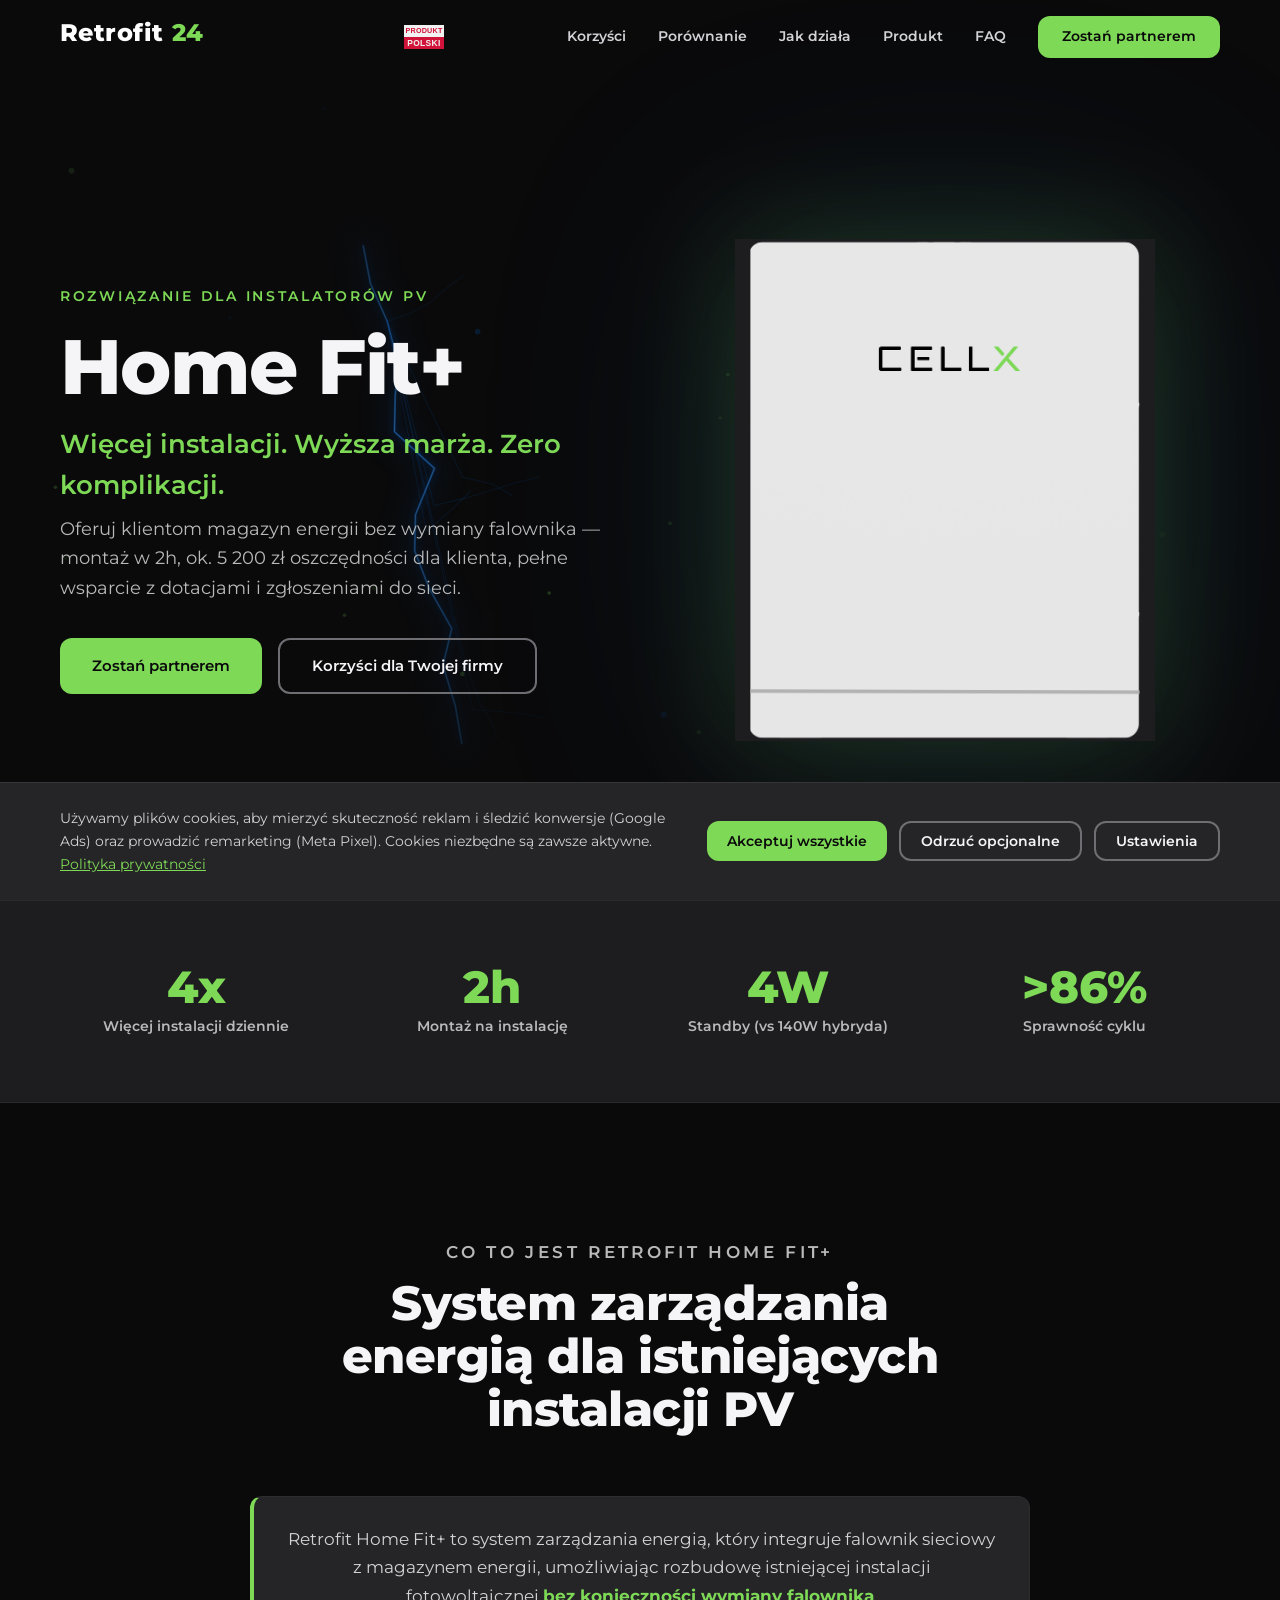
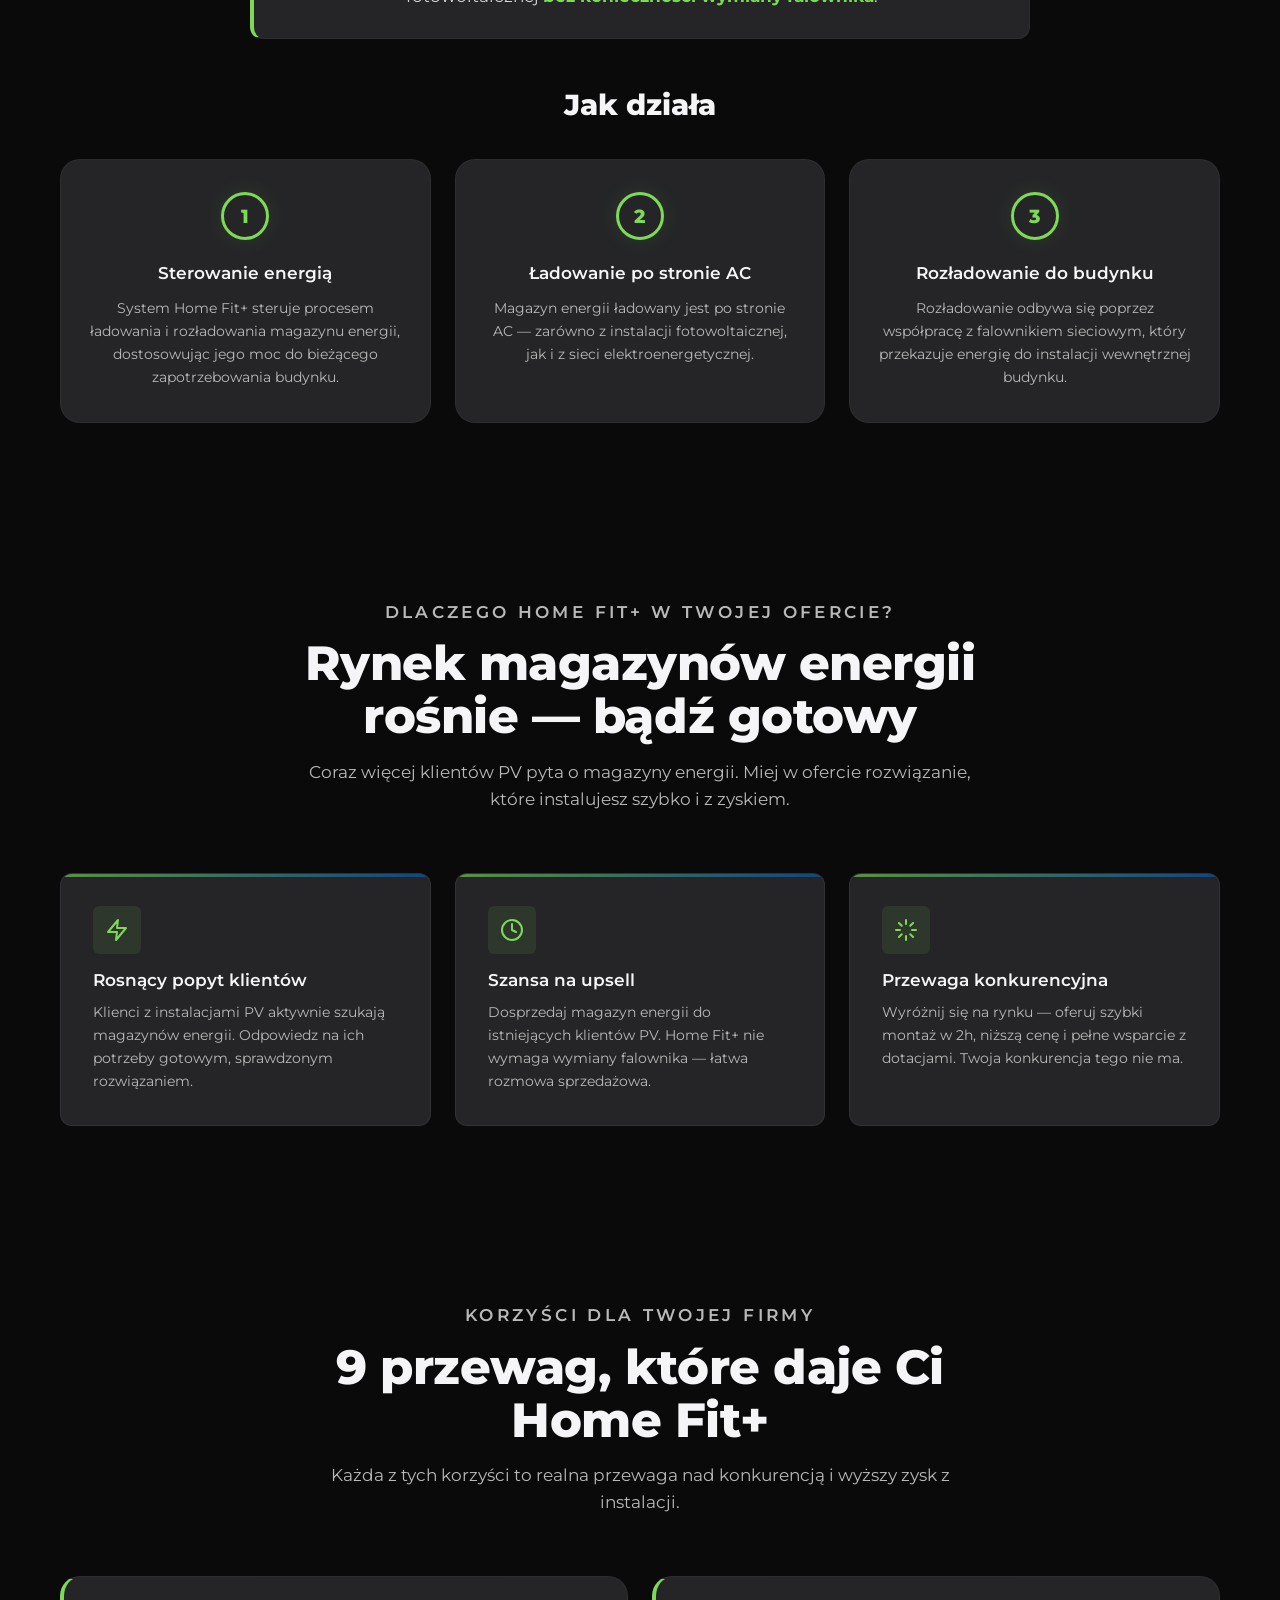
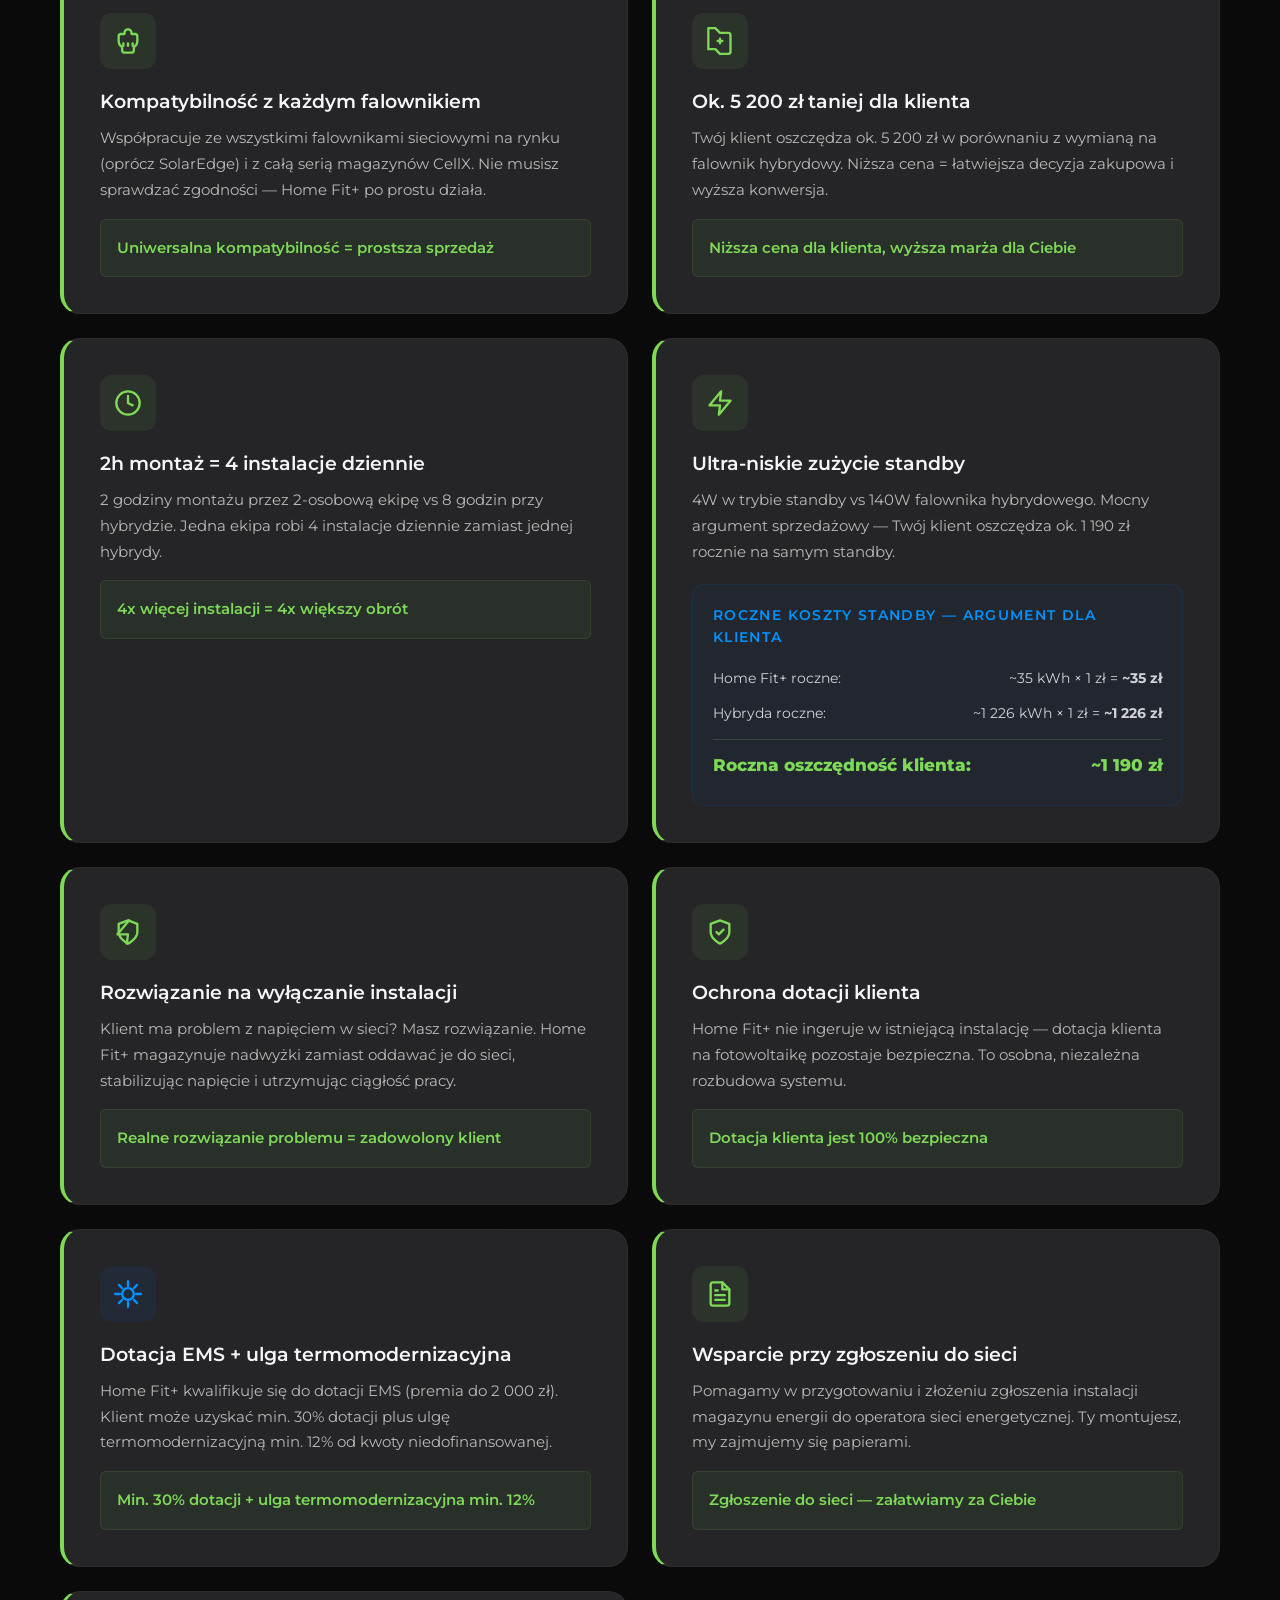
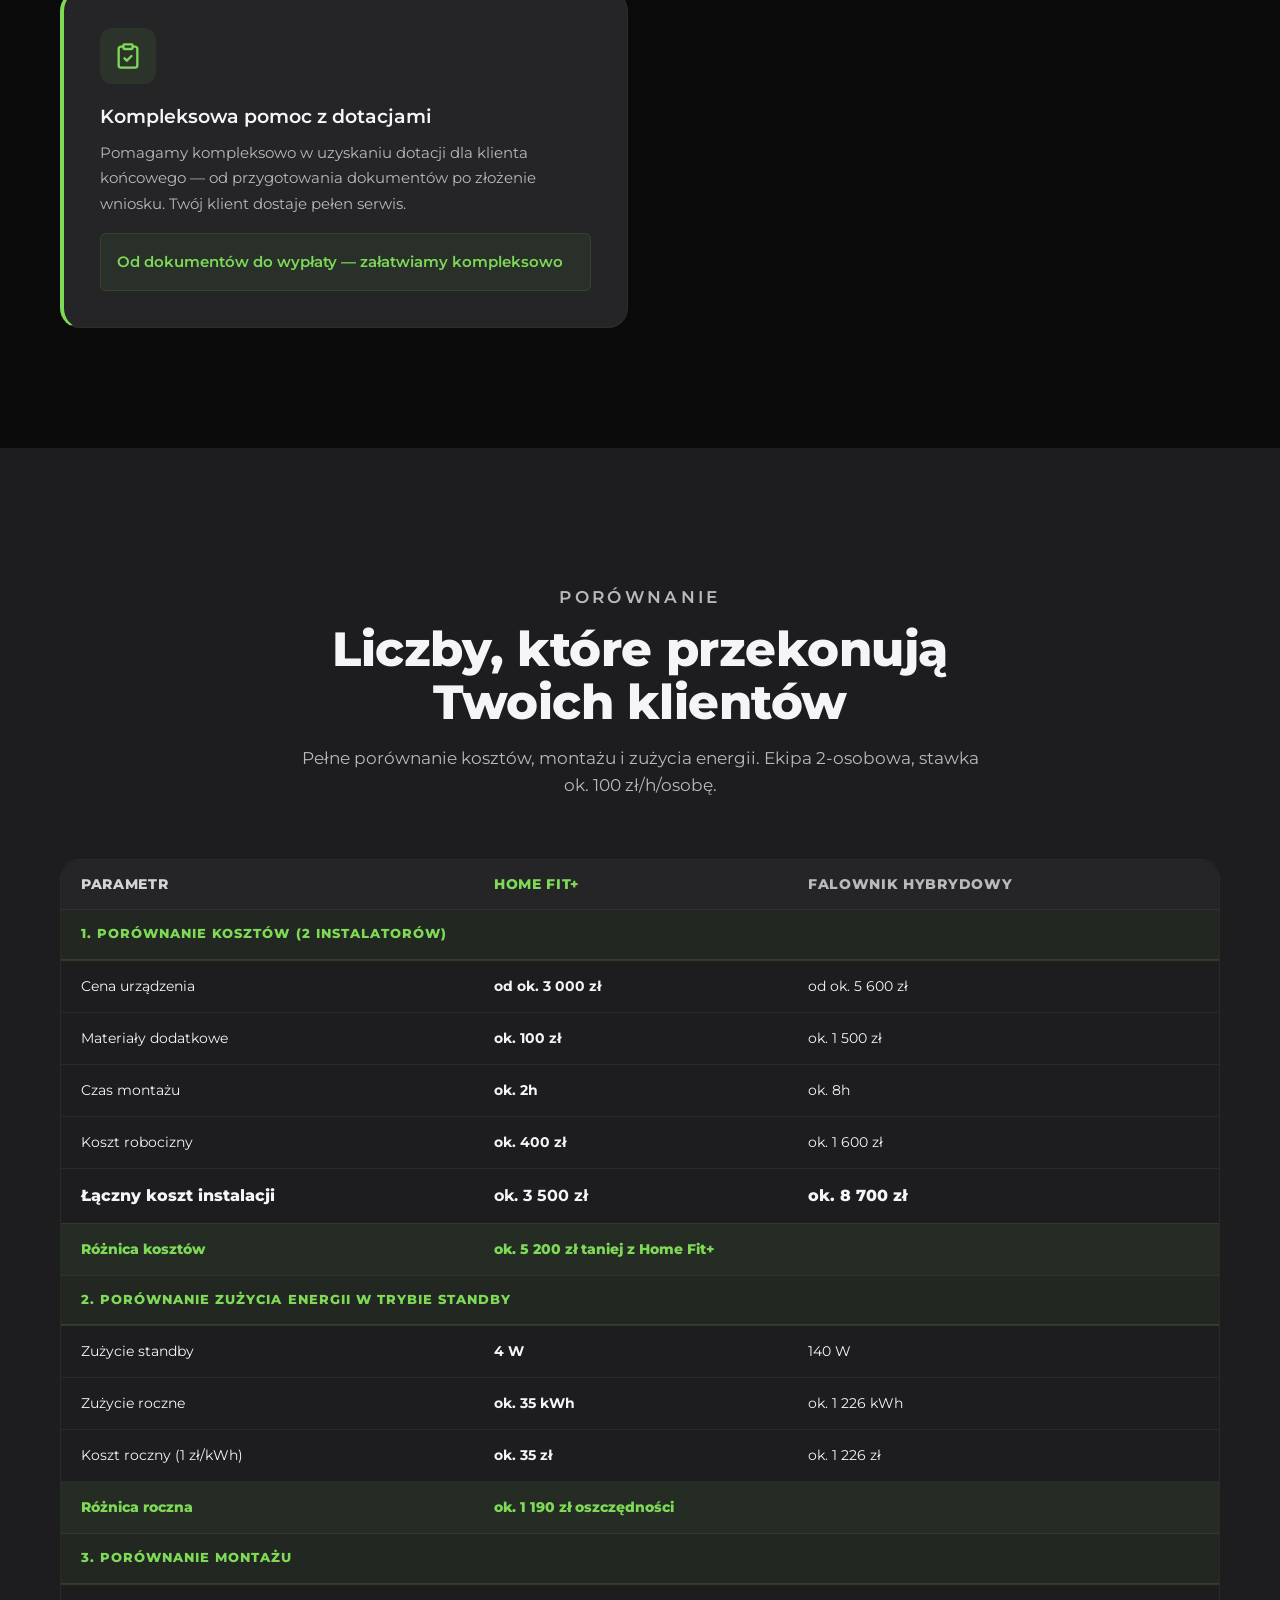
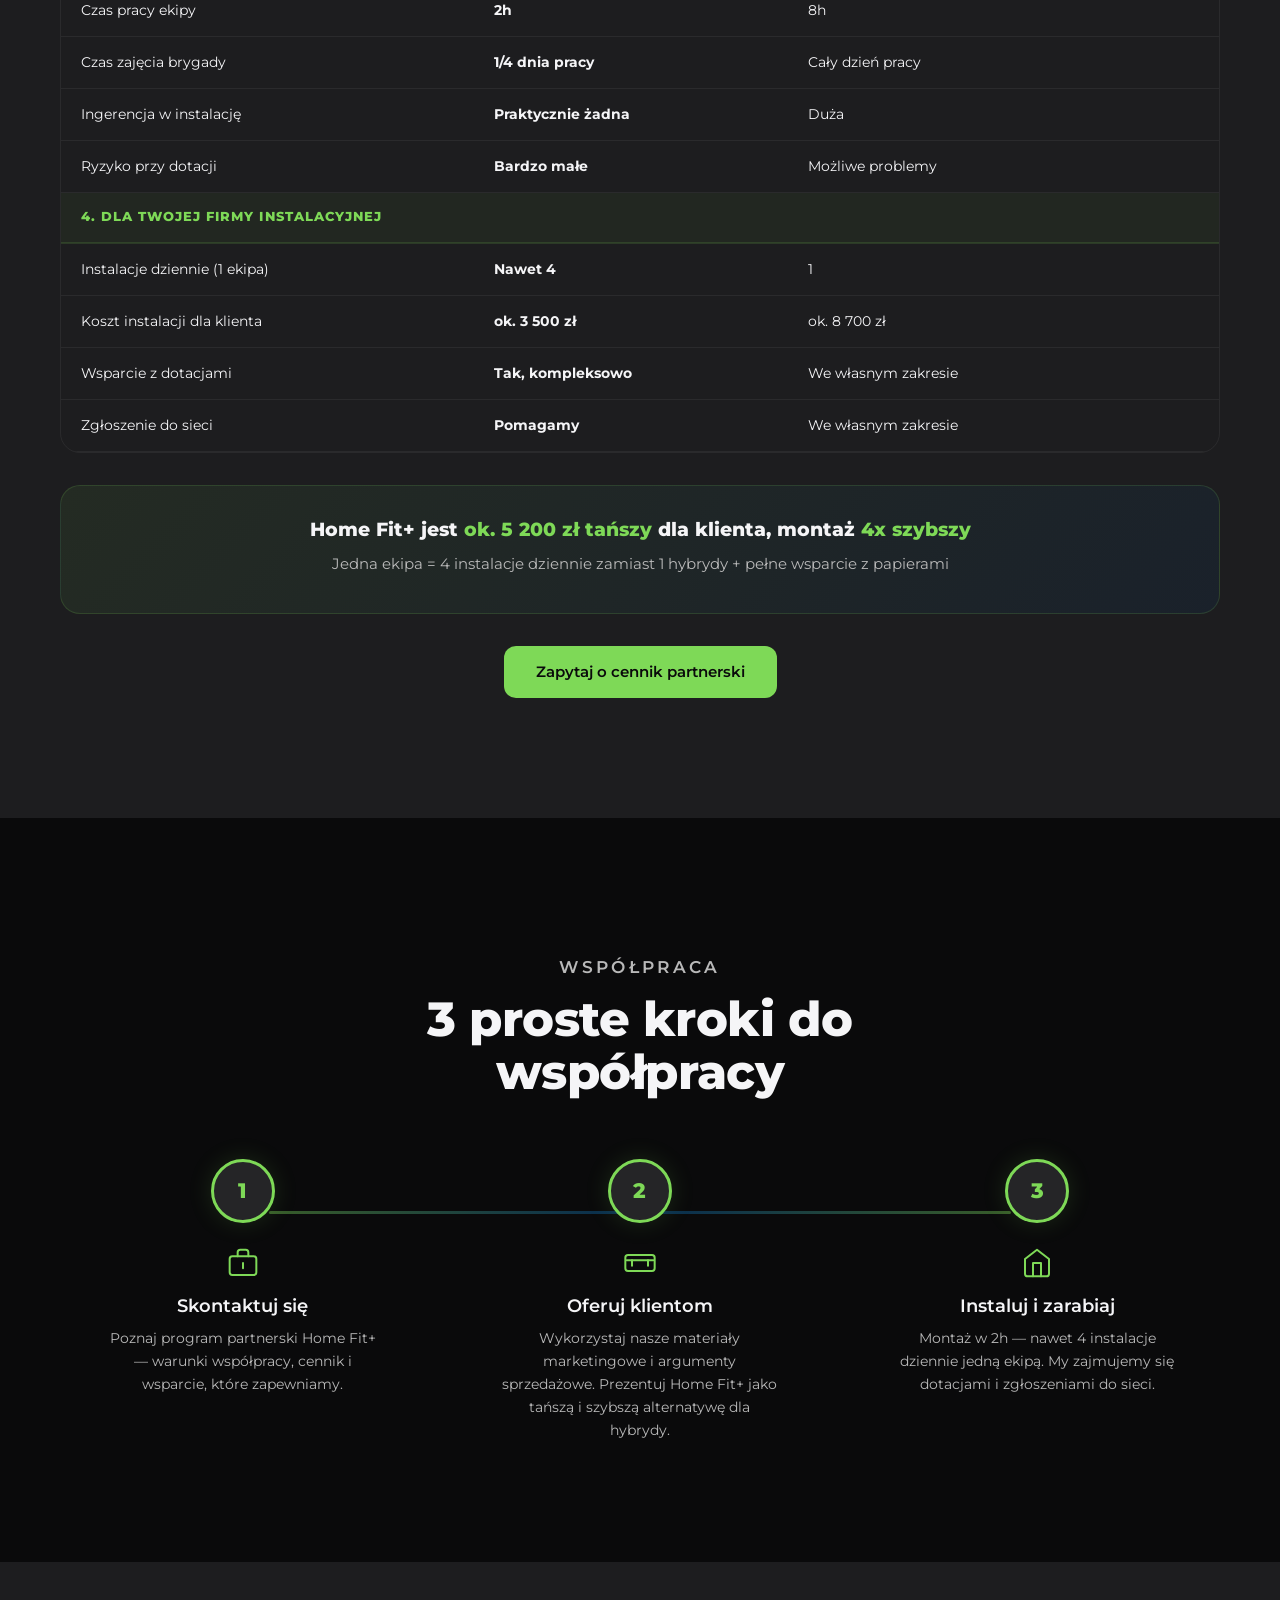
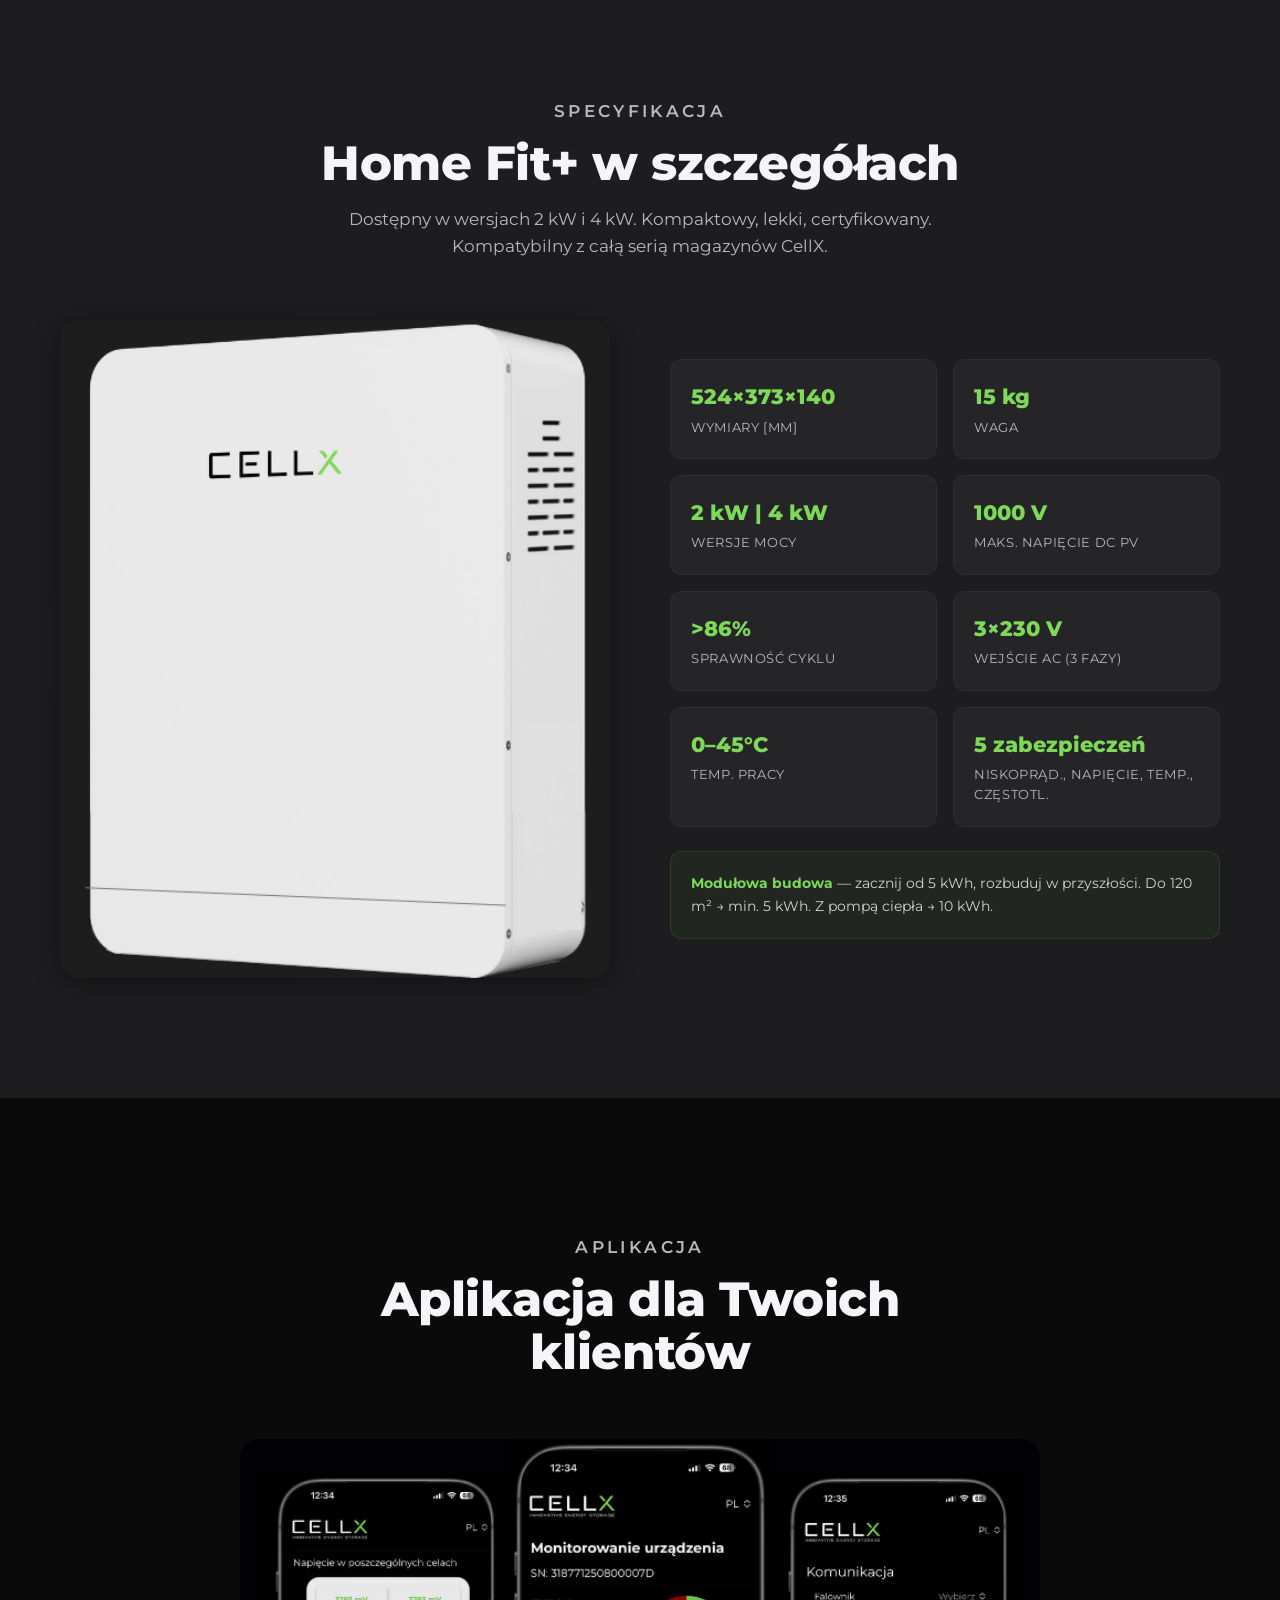
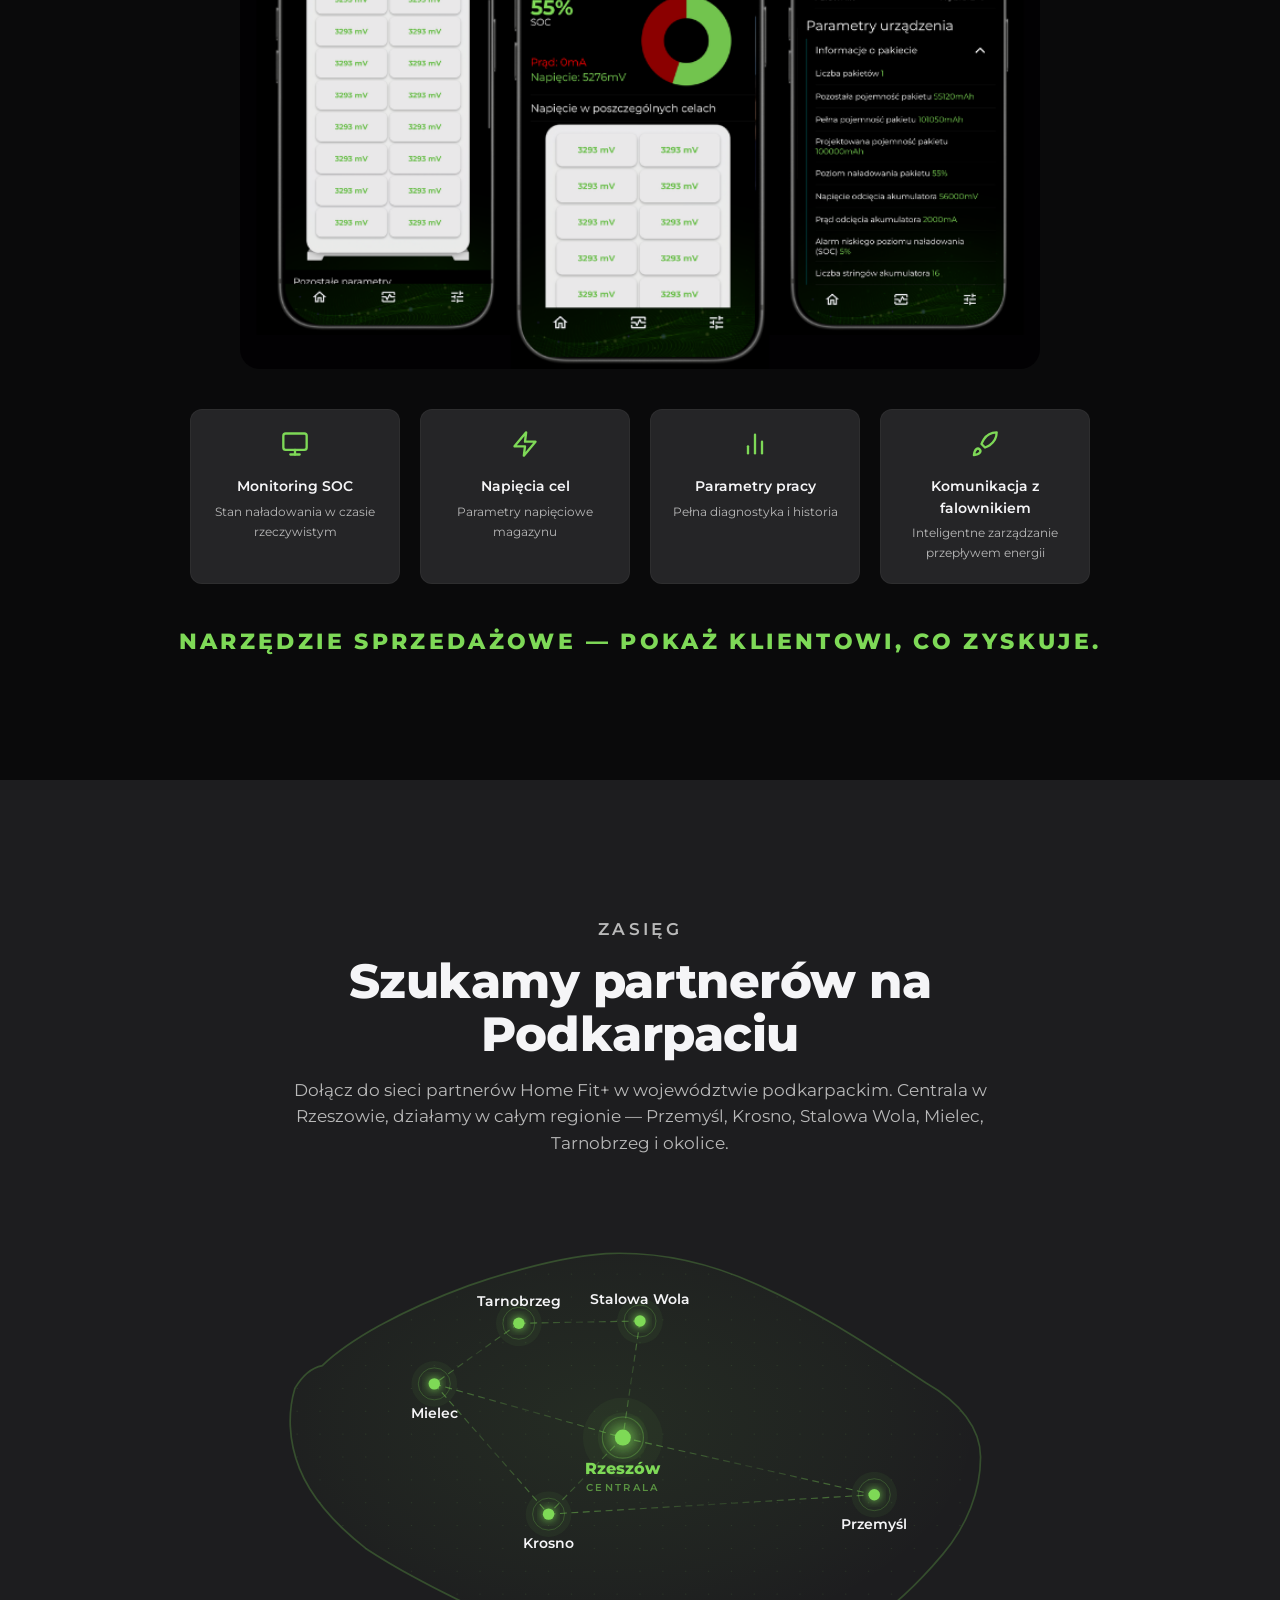
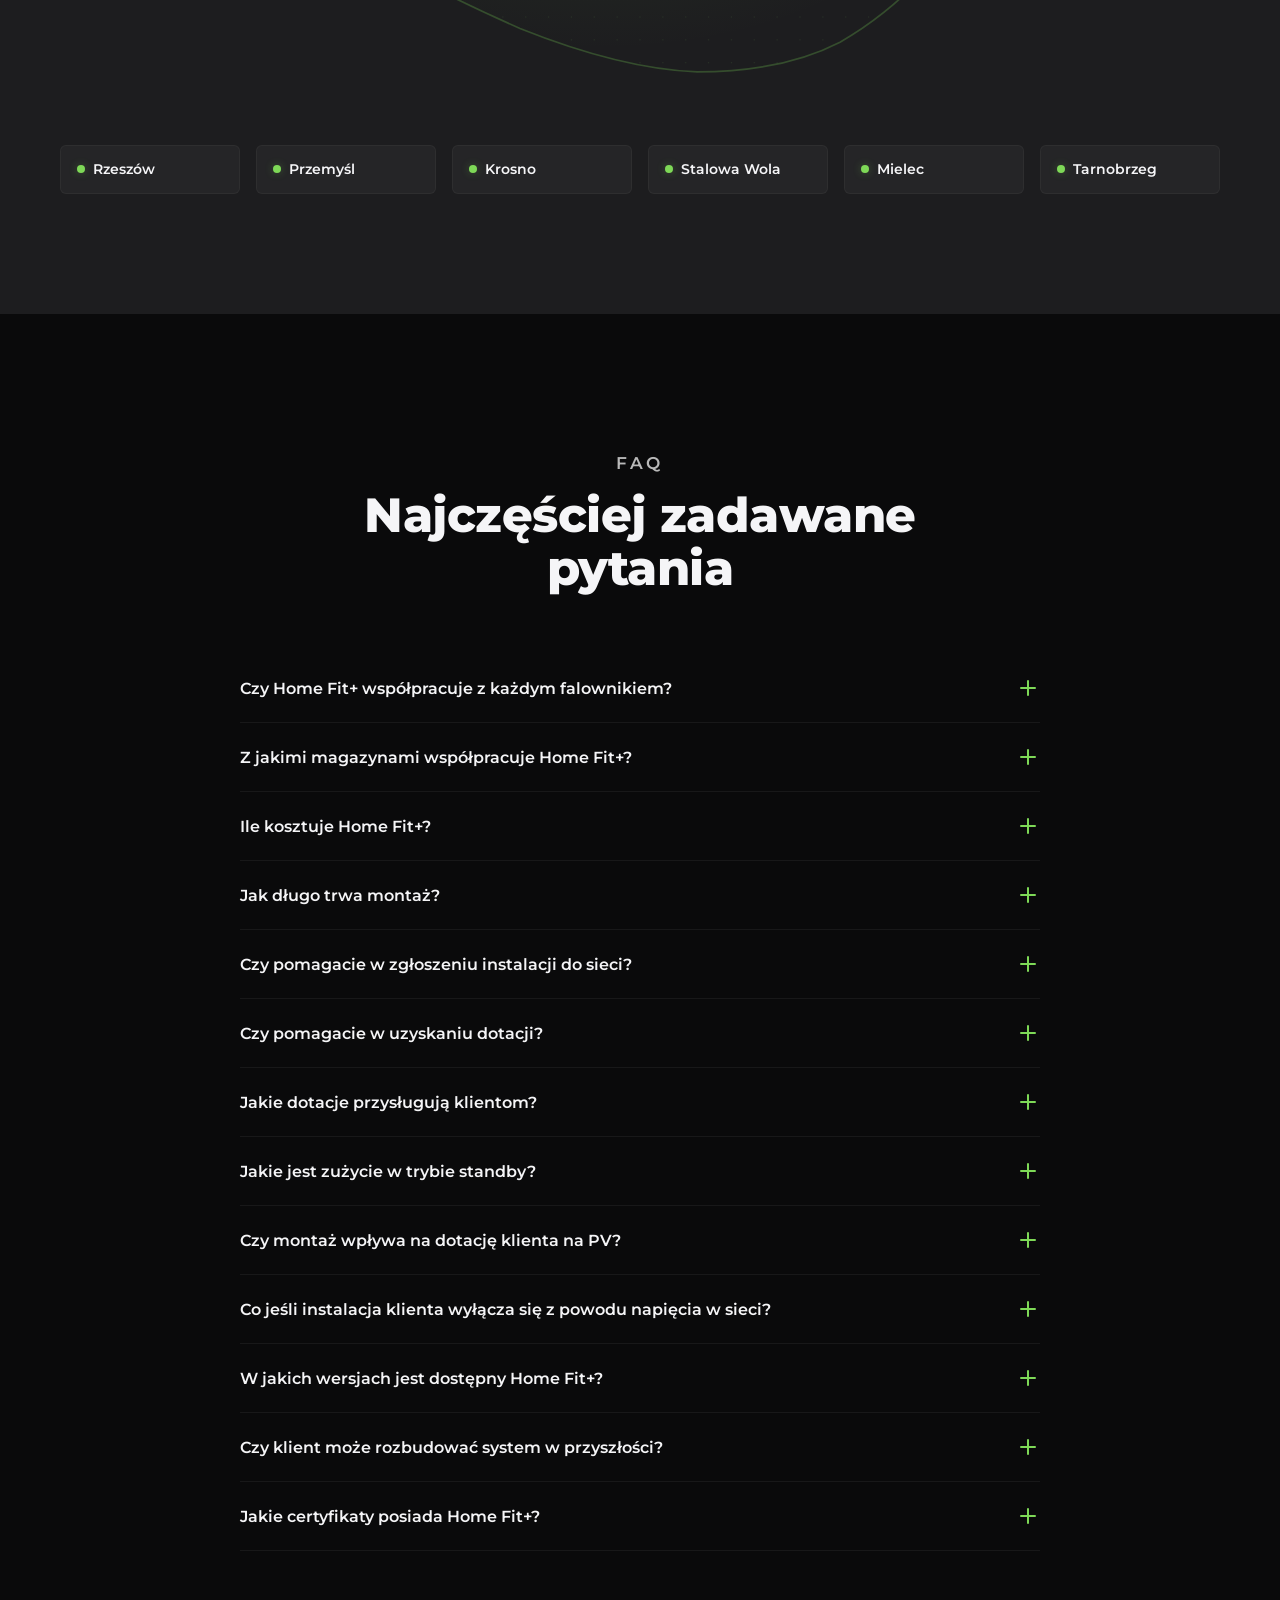
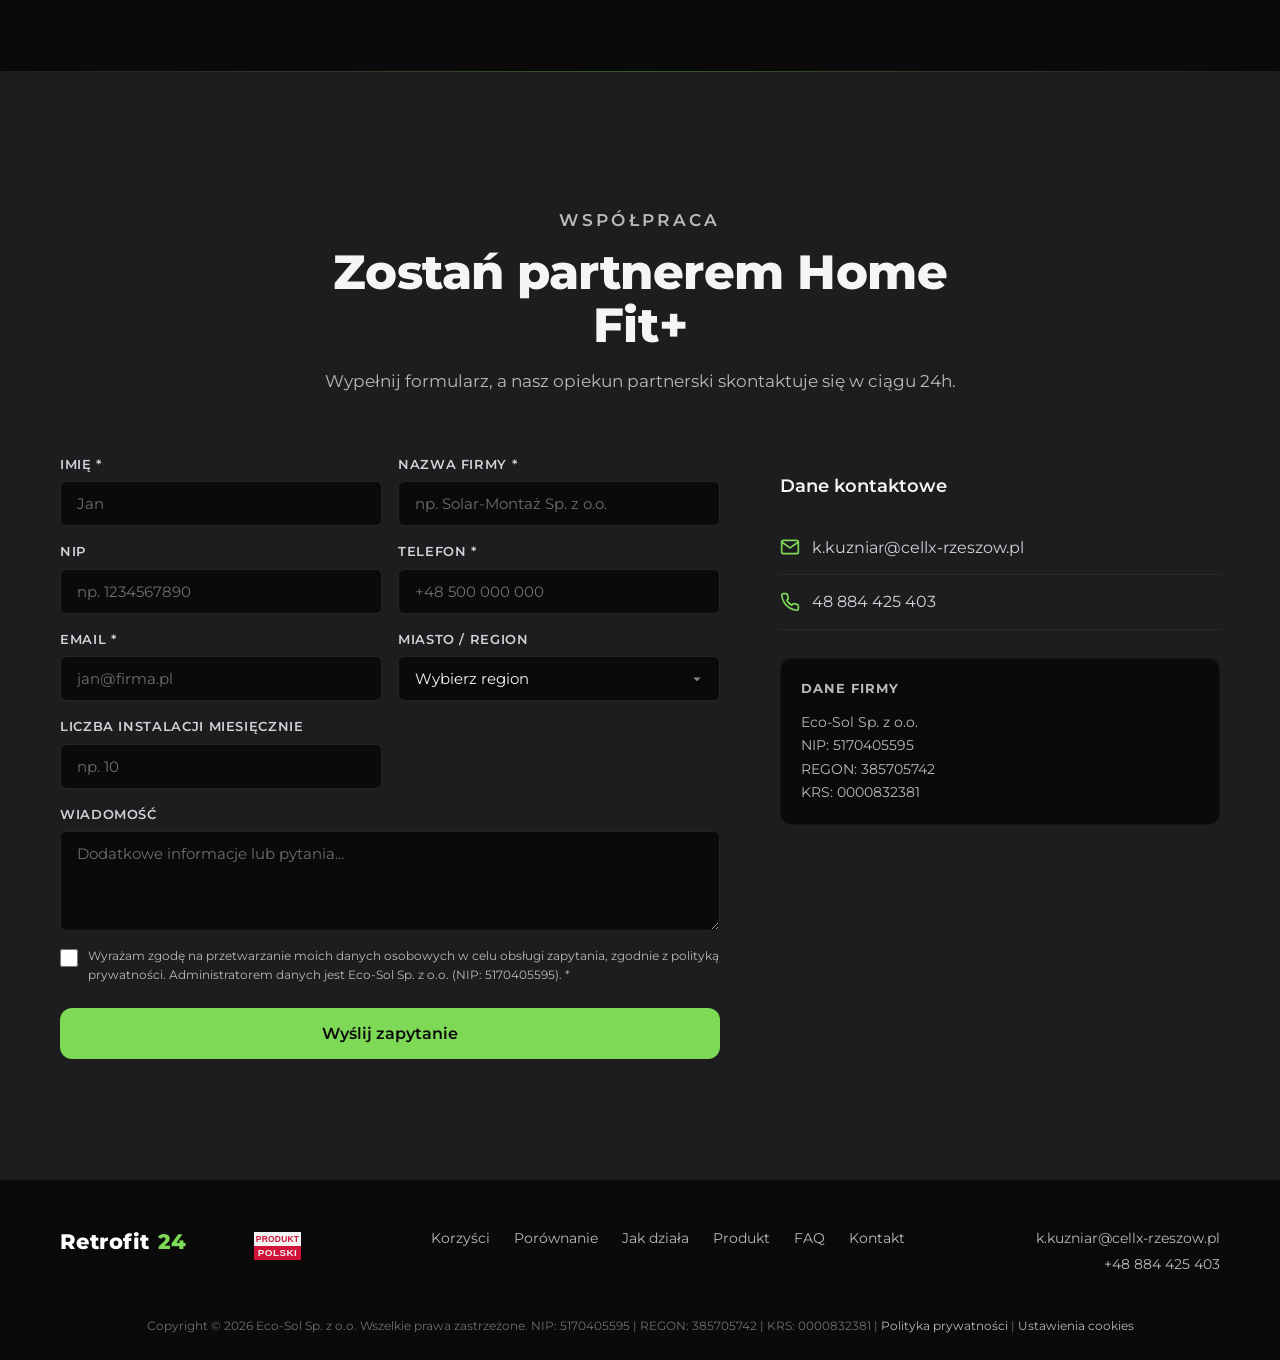
<file: index.html>
<!DOCTYPE html>
<html lang="pl">
<head>
  <meta charset="UTF-8">
  <meta name="viewport" content="width=device-width, initial-scale=1.0">
  <title>Home Fit+ — Magazyn energii dla instalatorów PV | Podkarpacie, Rzeszów | retrofit24.pl</title>
  <meta name="description" content="Home Fit+ — magazyn energii dla firm instalacyjnych PV na Podkarpaciu. Montaż w 2h, ok. 5 200 zł taniej niż hybryda, 4 instalacje dziennie. Szukamy partnerów: Rzeszów, Przemyśl, Krosno, Stalowa Wola, Mielec, Tarnobrzeg.">
  <meta name="robots" content="index, follow">
  <link rel="canonical" href="https://retrofit24.pl/">
  <link rel="icon" type="image/svg+xml" href="/favicon.svg">

  <!-- Open Graph -->
  <meta property="og:title" content="Home Fit+ — Magazyn energii dla instalatorów PV">
  <meta property="og:description" content="Zostań partnerem Home Fit+. Montaż w 2h, 4 instalacje dziennie, wsparcie z dotacjami i zgłoszeniami do sieci.">
  <meta property="og:type" content="website">
  <meta property="og:locale" content="pl_PL">
  <meta property="og:image" content="https://retrofit24.pl/assets/images/CellXHomeFit.png">

  <!-- Fonts -->
  <link rel="preconnect" href="https://fonts.googleapis.com">
  <link rel="preconnect" href="https://fonts.gstatic.com" crossorigin>
  <link href="https://fonts.googleapis.com/css2?family=Montserrat:wght@400;600;800&display=swap" rel="stylesheet">

  <link rel="stylesheet" href="css/styles.css">

  <!-- Structured Data -->
  <script type="application/ld+json">
  {
    "@context": "https://schema.org",
    "@type": "Product",
    "name": "Home Fit+",
    "description": "Magazyn energii dla instalatorów PV — rozbudowa instalacji bez wymiany falownika. Montaż w 2h, kompatybilny z całą serią magazynów CellX.",
    "brand": { "@type": "Brand", "name": "Home Fit+" },
    "manufacturer": {
      "@type": "Organization",
      "name": "Eco-Sol Sp. z o.o.",
      "url": "https://retrofit24.pl",
      "taxID": "5170405595"
    },
    "offers": {
      "@type": "Offer",
      "priceCurrency": "PLN",
      "availability": "https://schema.org/InStock"
    },
    "image": "https://retrofit24.pl/assets/images/CellXHomeFit.png"
  }
  </script>
  <script type="application/ld+json">
  {
    "@context": "https://schema.org",
    "@type": "FAQPage",
    "mainEntity": [
      {
        "@type": "Question",
        "name": "Czy Home Fit+ współpracuje z każdym falownikiem?",
        "acceptedAnswer": {
          "@type": "Answer",
          "text": "Home Fit+ współpracuje ze wszystkimi falownikami sieciowymi dostępnymi na rynku, z wyjątkiem SolarEdge. Nie wymaga wymiany istniejącego falownika klienta."
        }
      },
      {
        "@type": "Question",
        "name": "Z jakimi magazynami współpracuje Home Fit+?",
        "acceptedAnswer": {
          "@type": "Answer",
          "text": "Home Fit+ jest kompatybilny z całą serią magazynów CellX, co daje elastyczność w doborze pojemności dla klienta końcowego."
        }
      },
      {
        "@type": "Question",
        "name": "Ile kosztuje Home Fit+?",
        "acceptedAnswer": {
          "@type": "Answer",
          "text": "Cena zależy od wielkości magazynów. Rozwiązanie z Home Fit+ jest tańsze o ok. 5 200 zł w porównaniu z wymianą na falownik hybrydowy. Skontaktuj się po cennik partnerski."
        }
      },
      {
        "@type": "Question",
        "name": "Jak długo trwa montaż Home Fit+?",
        "acceptedAnswer": {
          "@type": "Answer",
          "text": "Montaż Home Fit+ trwa ok. 2 godzin, co pozwala na wykonanie nawet 4 instalacji dziennie jedną ekipą. Wymiana falownika hybrydowego zajmuje ok. 8 godzin."
        }
      },
      {
        "@type": "Question",
        "name": "Czy pomagacie w zgłoszeniu instalacji do sieci?",
        "acceptedAnswer": {
          "@type": "Answer",
          "text": "Tak. Pomagamy w przygotowaniu i złożeniu zgłoszenia instalacji magazynu energii do operatora sieci energetycznej."
        }
      },
      {
        "@type": "Question",
        "name": "Czy pomagacie w uzyskaniu dotacji?",
        "acceptedAnswer": {
          "@type": "Answer",
          "text": "Tak, kompleksowo. Pomagamy w całym procesie uzyskania dotacji dla klienta końcowego — od przygotowania dokumentów po złożenie wniosku."
        }
      },
      {
        "@type": "Question",
        "name": "Jakie dotacje przysługują klientom?",
        "acceptedAnswer": {
          "@type": "Answer",
          "text": "Minimalna dotacja to 30% kosztów kwalifikowanych, plus możliwość skorzystania z ulgi termomodernizacyjnej — minimum 12% od kwoty niedofinansowanej. Dodatkowo Home Fit+ kwalifikuje się do premii EMS do 2 000 zł."
        }
      },
      {
        "@type": "Question",
        "name": "Jakie jest zużycie energii w trybie standby?",
        "acceptedAnswer": {
          "@type": "Answer",
          "text": "Home Fit+ zużywa zaledwie 4W w trybie standby vs 140W falownika hybrydowego. To mocny argument sprzedażowy — klient oszczędza ok. 1 190 zł rocznie."
        }
      },
      {
        "@type": "Question",
        "name": "Czy montaż wpływa na dotację klienta na PV?",
        "acceptedAnswer": {
          "@type": "Answer",
          "text": "Nie. Home Fit+ nie ingeruje w istniejącą instalację fotowoltaiczną, więc dotacja klienta na instalację PV pozostaje bezpieczna."
        }
      },
      {
        "@type": "Question",
        "name": "W jakich wersjach jest dostępny Home Fit+?",
        "acceptedAnswer": {
          "@type": "Answer",
          "text": "Home Fit+ występuje w wersjach 2 kW i 4 kW. Obie obsługują napięcie DC PV do 1000V i mają sprawność cyklu powyżej 86%."
        }
      },
      {
        "@type": "Question",
        "name": "Czy klient może rozbudować system w przyszłości?",
        "acceptedAnswer": {
          "@type": "Answer",
          "text": "Tak. Magazyny mają modułową budowę — klient może zacząć od 5 kWh i rozbudować system w miarę rosnących potrzeb energetycznych."
        }
      },
      {
        "@type": "Question",
        "name": "Jakie certyfikaty posiada Home Fit+?",
        "acceptedAnswer": {
          "@type": "Answer",
          "text": "Home Fit+ posiada certyfikaty IEC, CE, UN38.3, ISO, REACH i RoHS, potwierdzające pełną zgodność z europejskimi wymogami bezpieczeństwa i ochrony środowiska. Gwarancja producenta — 10 lat."
        }
      }
    ]
  }
  </script>
  <script type="application/ld+json">
  [
    {
      "@context": "https://schema.org",
      "@type": "LocalBusiness",
      "name": "Home Fit+ — magazyny energii Rzeszów",
      "image": "https://retrofit24.pl/assets/images/CellXHomeFit.png",
      "telephone": "+48884425403",
      "email": "k.kuzniar@cellx-rzeszow.pl",
      "address": { "@type": "PostalAddress", "addressLocality": "Rzeszów", "addressRegion": "podkarpackie", "addressCountry": "PL" },
      "areaServed": "Rzeszów"
    },
    {
      "@context": "https://schema.org",
      "@type": "LocalBusiness",
      "name": "Home Fit+ — magazyny energii Przemyśl",
      "telephone": "+48884425403",
      "email": "k.kuzniar@cellx-rzeszow.pl",
      "address": { "@type": "PostalAddress", "addressLocality": "Przemyśl", "addressRegion": "podkarpackie", "addressCountry": "PL" },
      "areaServed": "Przemyśl"
    },
    {
      "@context": "https://schema.org",
      "@type": "LocalBusiness",
      "name": "Home Fit+ — magazyny energii Krosno",
      "telephone": "+48884425403",
      "email": "k.kuzniar@cellx-rzeszow.pl",
      "address": { "@type": "PostalAddress", "addressLocality": "Krosno", "addressRegion": "podkarpackie", "addressCountry": "PL" },
      "areaServed": "Krosno"
    },
    {
      "@context": "https://schema.org",
      "@type": "LocalBusiness",
      "name": "Home Fit+ — magazyny energii Stalowa Wola",
      "telephone": "+48884425403",
      "email": "k.kuzniar@cellx-rzeszow.pl",
      "address": { "@type": "PostalAddress", "addressLocality": "Stalowa Wola", "addressRegion": "podkarpackie", "addressCountry": "PL" },
      "areaServed": "Stalowa Wola"
    },
    {
      "@context": "https://schema.org",
      "@type": "LocalBusiness",
      "name": "Home Fit+ — magazyny energii Mielec",
      "telephone": "+48884425403",
      "email": "k.kuzniar@cellx-rzeszow.pl",
      "address": { "@type": "PostalAddress", "addressLocality": "Mielec", "addressRegion": "podkarpackie", "addressCountry": "PL" },
      "areaServed": "Mielec"
    },
    {
      "@context": "https://schema.org",
      "@type": "LocalBusiness",
      "name": "Home Fit+ — magazyny energii Tarnobrzeg",
      "telephone": "+48884425403",
      "email": "k.kuzniar@cellx-rzeszow.pl",
      "address": { "@type": "PostalAddress", "addressLocality": "Tarnobrzeg", "addressRegion": "podkarpackie", "addressCountry": "PL" },
      "areaServed": "Tarnobrzeg"
    }
  ]
  </script>
  <script type="application/ld+json">
  {
    "@context": "https://schema.org",
    "@type": "BreadcrumbList",
    "itemListElement": [
      { "@type": "ListItem", "position": 1, "name": "Home Fit+", "item": "https://retrofit24.pl" },
      { "@type": "ListItem", "position": 2, "name": "Program partnerski", "item": "https://retrofit24.pl/" }
    ]
  }
  </script>
  <!-- Consent Mode v2 defaults -->
  <script>
  window.dataLayer = window.dataLayer || [];
  function gtag(){dataLayer.push(arguments);}
  gtag('consent', 'default', {
    'ad_storage': 'denied',
    'ad_user_data': 'denied',
    'ad_personalization': 'denied',
    'analytics_storage': 'denied',
    'functionality_storage': 'granted',
    'personalization_storage': 'denied',
    'security_storage': 'granted',
    'wait_for_update': 500
  });
  </script>

  <!-- Google Tag Manager -->
  <script>(function(w,d,s,l,i){w[l]=w[l]||[];w[l].push({'gtm.start':
  new Date().getTime(),event:'gtm.js'});var f=d.getElementsByTagName(s)[0],
  j=d.createElement(s),dl=l!='dataLayer'?'&l='+l:'';j.async=true;j.src=
  'https://www.googletagmanager.com/gtm.js?id='+i+dl;f.parentNode.insertBefore(j,f);
  })(window,document,'script','dataLayer','GTM-NS999GV4');</script>
  <!-- End Google Tag Manager -->
</head>
<body>
<!-- Google Tag Manager (noscript) -->
<noscript><iframe src="https://www.googletagmanager.com/ns.html?id=GTM-NS999GV4"
height="0" width="0" style="display:none;visibility:hidden"></iframe></noscript>
<!-- End Google Tag Manager (noscript) -->

<!-- ========== NAVIGATION ========== -->
<nav class="navbar" role="navigation" aria-label="Nawigacja główna">
  <div class="container">
    <a href="#" class="nav-logo" aria-label="Retrofit 24 — strona główna">
      <svg xmlns="http://www.w3.org/2000/svg" viewBox="0 0 260 40" height="32">
        <text x="0" y="30" font-family="Montserrat, sans-serif" font-weight="800" font-size="30" fill="#ffffff" letter-spacing="0.02em">Retrofit</text>
        <text x="140" y="30" font-family="Montserrat, sans-serif" font-weight="800" font-size="30" fill="#7ed957" letter-spacing="0.02em">24</text>
      </svg>
    </a>
    <img src="assets/images/polskiproducentlogo.svg" alt="Polski Producent" class="polski-producent-logo polski-producent-logo--nav">

    <div class="nav-links">
      <a href="#korzysci">Korzyści</a>
      <a href="#porownanie">Porównanie</a>
      <a href="#jak-dziala">Jak działa</a>
      <a href="#produkt">Produkt</a>
      <a href="#faq">FAQ</a>
      <a href="#kontakt" class="btn btn-primary btn-small nav-cta">Zostań partnerem</a>
    </div>

    <button class="hamburger" aria-label="Menu" aria-expanded="false">
      <span></span><span></span><span></span>
    </button>
  </div>
</nav>

<!-- Mobile Navigation -->
<div class="mobile-nav" role="navigation" aria-label="Menu mobilne">
  <a href="#korzysci">Korzyści</a>
  <a href="#porownanie">Porównanie</a>
  <a href="#jak-dziala">Jak działa</a>
  <a href="#produkt">Produkt</a>
  <a href="#faq">FAQ</a>
  <a href="#kontakt" class="btn btn-primary">Zostań partnerem</a>
  <img src="assets/images/polskiproducentlogo.svg" alt="Polski Producent" class="polski-producent-logo polski-producent-logo--mobile-nav">
</div>

<!-- ========== HERO ========== -->
<section class="hero" id="hero">
  <div class="hero-canvas" aria-hidden="true">
    <canvas id="heroCanvas"></canvas>
  </div>
  <div class="hero-overlay"></div>

  <div class="container">
    <div class="hero-content">
      <p class="eyebrow hero-eyebrow">Rozwiązanie dla instalatorów PV</p>
      <h1>Home&nbsp;Fit+</h1>
      <p class="hero-tagline">Więcej instalacji. Wyższa marża. Zero komplikacji.</p>
      <p class="hero-sub">Oferuj klientom magazyn energii bez wymiany falownika — montaż w 2h, ok. 5 200 zł oszczędności dla klienta, pełne wsparcie z dotacjami i zgłoszeniami do sieci.</p>
      <div class="hero-ctas">
        <a href="#kontakt" class="btn btn-primary">Zostań partnerem</a>
        <a href="#korzysci" class="btn btn-outline">Korzyści dla Twojej firmy</a>
      </div>
    </div>
    <div class="hero-image">
      <img src="assets/images/CellXHomeFit.png" alt="Home Fit+ — polski magazyn energii w białej, kompaktowej obudowie" width="420" height="500" loading="eager">
    </div>
  </div>
</section>

<!-- ========== TRUST STRIP ========== -->
<section class="trust-strip" aria-label="Kluczowe statystyki">
  <div class="container">
    <div class="stats-grid">
      <div class="stat-item reveal">
        <div class="stat-value" data-count="4" data-suffix="x">0x</div>
        <div class="stat-label">Więcej instalacji dziennie</div>
      </div>
      <div class="stat-item reveal reveal-delay-1">
        <div class="stat-value" data-count="2" data-suffix="h">0h</div>
        <div class="stat-label">Montaż na instalację</div>
      </div>
      <div class="stat-item reveal reveal-delay-2">
        <div class="stat-value" data-count="4" data-suffix="W">0W</div>
        <div class="stat-label">Standby (vs 140W hybryda)</div>
      </div>
      <div class="stat-item reveal reveal-delay-3">
        <div class="stat-value" data-count="86" data-prefix=">" data-suffix="%">0%</div>
        <div class="stat-label">Sprawność cyklu</div>
      </div>
    </div>

  </div>
</section>

<!-- ========== CO TO JEST / JAK DZIAŁA ========== -->
<section class="product-explainer section" id="co-to-jest">
  <div class="container">
    <!-- Część A: Co to jest -->
    <div class="section-header reveal">
      <p class="eyebrow">Co to jest Retrofit Home Fit+</p>
      <h2>System zarządzania energią dla istniejących instalacji PV</h2>
    </div>
    <div class="explainer-definition reveal">
      <p>Retrofit Home Fit+ to system zarządzania energią, który integruje falownik sieciowy z&nbsp;magazynem energii, umożliwiając rozbudowę istniejącej instalacji fotowoltaicznej <strong>bez konieczności wymiany falownika</strong>.</p>
    </div>

    <!-- Część B: Jak działa (3 karty procesowe) -->
    <div class="explainer-how-header reveal">
      <h3>Jak działa</h3>
    </div>
    <div class="explainer-steps">
      <div class="explainer-step reveal">
        <div class="explainer-step-number">1</div>
        <h4>Sterowanie energią</h4>
        <p>System Home Fit+ steruje procesem ładowania i&nbsp;rozładowania magazynu energii, dostosowując jego moc do bieżącego zapotrzebowania budynku.</p>
      </div>
      <div class="explainer-step reveal reveal-delay-1">
        <div class="explainer-step-number">2</div>
        <h4>Ładowanie po stronie AC</h4>
        <p>Magazyn energii ładowany jest po stronie AC — zarówno z&nbsp;instalacji fotowoltaicznej, jak i&nbsp;z&nbsp;sieci elektroenergetycznej.</p>
      </div>
      <div class="explainer-step reveal reveal-delay-2">
        <div class="explainer-step-number">3</div>
        <h4>Rozładowanie do budynku</h4>
        <p>Rozładowanie odbywa się poprzez współpracę z&nbsp;falownikiem sieciowym, który przekazuje energię do instalacji wewnętrznej budynku.</p>
      </div>
    </div>
  </div>
</section>

<!-- ========== CONTEXT INTRO ========== -->
<section class="context-intro section">
  <div class="container">
    <div class="section-header reveal">
      <p class="eyebrow">Dlaczego Home Fit+ w Twojej ofercie?</p>
      <h2>Rynek magazynów energii rośnie — bądź gotowy</h2>
      <p>Coraz więcej klientów PV pyta o magazyny energii. Miej w ofercie rozwiązanie, które instalujesz szybko i z zyskiem.</p>
    </div>

    <div class="context-cards">
      <div class="context-card reveal">
        <div class="context-card-icon">
          <svg viewBox="0 0 24 24"><path d="M13 2L3 14h9l-1 8 10-12h-9l1-8z"/></svg>
        </div>
        <h3>Rosnący popyt klientów</h3>
        <p>Klienci z instalacjami PV aktywnie szukają magazynów energii. Odpowiedz na ich potrzeby gotowym, sprawdzonym rozwiązaniem.</p>
      </div>
      <div class="context-card reveal reveal-delay-1">
        <div class="context-card-icon">
          <svg viewBox="0 0 24 24"><circle cx="12" cy="12" r="10"/><path d="M12 6v6l4 2"/></svg>
        </div>
        <h3>Szansa na upsell</h3>
        <p>Dosprzedaj magazyn energii do istniejących klientów PV. Home Fit+ nie wymaga wymiany falownika — łatwa rozmowa sprzedażowa.</p>
      </div>
      <div class="context-card reveal reveal-delay-2">
        <div class="context-card-icon">
          <svg viewBox="0 0 24 24"><path d="M12 2v4m0 12v4M4.93 4.93l2.83 2.83m8.48 8.48l2.83 2.83M2 12h4m12 0h4M4.93 19.07l2.83-2.83m8.48-8.48l2.83-2.83"/></svg>
        </div>
        <h3>Przewaga konkurencyjna</h3>
        <p>Wyróżnij się na rynku — oferuj szybki montaż w 2h, niższą cenę i pełne wsparcie z dotacjami. Twoja konkurencja tego nie ma.</p>
      </div>
    </div>
  </div>
</section>

<!-- ========== CORE BENEFITS ========== -->
<section class="benefits section" id="korzysci">
  <div class="container">
    <div class="section-header reveal">
      <p class="eyebrow">Korzyści dla Twojej firmy</p>
      <h2>9 przewag, które daje Ci Home Fit+</h2>
      <p>Każda z tych korzyści to realna przewaga nad konkurencją i wyższy zysk z instalacji.</p>
    </div>

    <div class="benefits-grid">

      <!-- Benefit 1: Compatibility -->
      <div class="benefit-card">
        <div class="benefit-icon">
          <svg viewBox="0 0 24 24"><path d="M12 2a3 3 0 00-3 3v1H6a2 2 0 00-2 2v4a6 6 0 003 5.2V20a2 2 0 002 2h6a2 2 0 002-2v-2.8A6 6 0 0020 12V8a2 2 0 00-2-2h-3V5a3 3 0 00-3-3z"/><path d="M8 14v2m4-2v2m4-2v2"/></svg>
        </div>
        <h3>Kompatybilność z każdym falownikiem</h3>
        <p>Współpracuje ze wszystkimi falownikami sieciowymi na rynku (oprócz SolarEdge) i z całą serią magazynów CellX. Nie musisz sprawdzać zgodności — Home Fit+ po prostu działa.</p>
        <div class="benefit-highlight">Uniwersalna kompatybilność = prostsza sprzedaż</div>
      </div>

      <!-- Benefit 2: Savings for client -->
      <div class="benefit-card">
        <div class="benefit-icon">
          <svg viewBox="0 0 24 24"><path d="M19 5h-7L8 1H2v18h6l4 4h7a2 2 0 002-2V7a2 2 0 00-2-2z"/><path d="M12 10v4m-2-2h4"/></svg>
        </div>
        <h3>Ok. 5 200 zł taniej dla klienta</h3>
        <p>Twój klient oszczędza ok. 5 200 zł w porównaniu z wymianą na falownik hybrydowy. Niższa cena = łatwiejsza decyzja zakupowa i wyższa konwersja.</p>
        <div class="benefit-highlight">Niższa cena dla klienta, wyższa marża dla Ciebie</div>
      </div>

      <!-- Benefit 3: Faster install -->
      <div class="benefit-card">
        <div class="benefit-icon">
          <svg viewBox="0 0 24 24"><circle cx="12" cy="12" r="10"/><polyline points="12 6 12 12 16 14"/></svg>
        </div>
        <h3>2h montaż = 4 instalacje dziennie</h3>
        <p>2 godziny montażu przez 2-osobową ekipę vs 8 godzin przy hybrydzie. Jedna ekipa robi 4 instalacje dziennie zamiast jednej hybrydy.</p>
        <div class="benefit-highlight">4x więcej instalacji = 4x większy obrót</div>
      </div>

      <!-- Benefit 4: Ultra-low standby -->
      <div class="benefit-card">
        <div class="benefit-icon">
          <svg viewBox="0 0 24 24"><path d="M13 2L3 14h9l-1 8 10-12h-9l1-8z"/></svg>
        </div>
        <h3>Ultra-niskie zużycie standby</h3>
        <p>4W w trybie standby vs 140W falownika hybrydowego. Mocny argument sprzedażowy — Twój klient oszczędza ok. 1 190 zł rocznie na samym standby.</p>
        <div class="calc-card">
          <h4>Roczne koszty standby — argument dla klienta</h4>
          <div class="calc-row">
            <span>Home Fit+ roczne:</span>
            <span>~35 kWh × 1 zł = <strong>~35 zł</strong></span>
          </div>
          <div class="calc-row">
            <span>Hybryda roczne:</span>
            <span>~1 226 kWh × 1 zł = <strong>~1 226 zł</strong></span>
          </div>
          <div class="calc-row total">
            <span>Roczna oszczędność klienta:</span>
            <span>~1 190 zł</span>
          </div>
        </div>
      </div>

      <!-- Benefit 5: Voltage fix -->
      <div class="benefit-card">
        <div class="benefit-icon">
          <svg viewBox="0 0 24 24"><path d="M12 22s8-4 8-10V5l-8-3-8 3v7c0 6 8 10 8 10z"/><path d="M13 2L3 14h9l-1 8"/></svg>
        </div>
        <h3>Rozwiązanie na wyłączanie instalacji</h3>
        <p>Klient ma problem z napięciem w sieci? Masz rozwiązanie. Home Fit+ magazynuje nadwyżki zamiast oddawać je do sieci, stabilizując napięcie i utrzymując ciągłość pracy.</p>
        <div class="benefit-highlight">Realne rozwiązanie problemu = zadowolony klient</div>
      </div>

      <!-- Benefit 6: Subsidy protection -->
      <div class="benefit-card">
        <div class="benefit-icon">
          <svg viewBox="0 0 24 24"><path d="M12 22s8-4 8-10V5l-8-3-8 3v7c0 6 8 10 8 10z"/><path d="M9 12l2 2 4-4"/></svg>
        </div>
        <h3>Ochrona dotacji klienta</h3>
        <p>Home Fit+ nie ingeruje w istniejącą instalację — dotacja klienta na fotowoltaikę pozostaje bezpieczna. To osobna, niezależna rozbudowa systemu.</p>
        <div class="benefit-highlight">Dotacja klienta jest 100% bezpieczna</div>
      </div>

      <!-- Benefit 7: EMS grant + subsidies -->
      <div class="benefit-card">
        <div class="benefit-icon" style="background: rgba(0,92,187,0.1);">
          <svg viewBox="0 0 24 24" style="stroke: var(--blue); filter: brightness(1.6);"><path d="M12 1v4M12 19v4M4.22 4.22l2.83 2.83M16.95 16.95l2.83 2.83M1 12h4M19 12h4M4.22 19.78l2.83-2.83M16.95 7.05l2.83-2.83"/><circle cx="12" cy="12" r="5"/></svg>
        </div>
        <h3>Dotacja EMS + ulga termomodernizacyjna</h3>
        <p>Home Fit+ kwalifikuje się do dotacji EMS (premia do 2 000 zł). Klient może uzyskać min. 30% dotacji plus ulgę termomodernizacyjną min. 12% od kwoty niedofinansowanej.</p>
        <div class="benefit-highlight">Min. 30% dotacji + ulga termomodernizacyjna min. 12%</div>
      </div>

      <!-- Benefit 8: Network registration support -->
      <div class="benefit-card">
        <div class="benefit-icon">
          <svg viewBox="0 0 24 24"><path d="M14 2H6a2 2 0 00-2 2v16a2 2 0 002 2h12a2 2 0 002-2V8z"/><polyline points="14 2 14 8 20 8"/><line x1="16" y1="13" x2="8" y2="13"/><line x1="16" y1="17" x2="8" y2="17"/><polyline points="10 9 9 9 8 9"/></svg>
        </div>
        <h3>Wsparcie przy zgłoszeniu do sieci</h3>
        <p>Pomagamy w przygotowaniu i złożeniu zgłoszenia instalacji magazynu energii do operatora sieci energetycznej. Ty montujesz, my zajmujemy się papierami.</p>
        <div class="benefit-highlight">Zgłoszenie do sieci — załatwiamy za Ciebie</div>
      </div>

      <!-- Benefit 9: Comprehensive subsidy help -->
      <div class="benefit-card">
        <div class="benefit-icon">
          <svg viewBox="0 0 24 24"><path d="M16 4h2a2 2 0 012 2v14a2 2 0 01-2 2H6a2 2 0 01-2-2V6a2 2 0 012-2h2"/><rect x="8" y="2" width="8" height="4" rx="1" ry="1"/><path d="M9 14l2 2 4-4"/></svg>
        </div>
        <h3>Kompleksowa pomoc z dotacjami</h3>
        <p>Pomagamy kompleksowo w uzyskaniu dotacji dla klienta końcowego — od przygotowania dokumentów po złożenie wniosku. Twój klient dostaje pełen serwis.</p>
        <div class="benefit-highlight">Od dokumentów do wypłaty — załatwiamy kompleksowo</div>
      </div>

    </div>
  </div>
</section>

<!-- ========== COMPARISON TABLE ========== -->
<section class="comparison section" id="porownanie">
  <div class="container">
    <div class="section-header reveal">
      <p class="eyebrow">Porównanie</p>
      <h2>Liczby, które przekonują Twoich klientów</h2>
      <p>Pełne porównanie kosztów, montażu i zużycia energii. Ekipa 2-osobowa, stawka ok. 100 zł/h/osobę.</p>
    </div>

    <div class="comparison-table-wrapper reveal">
      <table>
        <thead>
          <tr>
            <th>Parametr</th>
            <th class="col-retrofit">Home Fit+</th>
            <th class="col-hybrid">Falownik hybrydowy</th>
          </tr>
        </thead>
        <tbody>
          <!-- Cost comparison -->
          <tr class="row-category"><td colspan="3">1. Porównanie kosztów (2 instalatorów)</td></tr>
          <tr><td>Cena urządzenia</td><td><strong>od ok. 3 000 zł</strong></td><td>od ok. 5 600 zł</td></tr>
          <tr><td>Materiały dodatkowe</td><td><strong>ok. 100 zł</strong></td><td>ok. 1 500 zł</td></tr>
          <tr><td>Czas montażu</td><td><strong>ok. 2h</strong></td><td>ok. 8h</td></tr>
          <tr><td>Koszt robocizny</td><td><strong>ok. 400 zł</strong></td><td>ok. 1 600 zł</td></tr>
          <tr class="row-total"><td>Łączny koszt instalacji</td><td><strong>ok. 3 500 zł</strong></td><td>ok. 8 700 zł</td></tr>
          <tr class="row-highlight"><td>Różnica kosztów</td><td colspan="2">ok. 5 200 zł taniej z Home Fit+</td></tr>

          <!-- Standby comparison -->
          <tr class="row-category"><td colspan="3">2. Porównanie zużycia energii w trybie standby</td></tr>
          <tr><td>Zużycie standby</td><td><strong>4 W</strong></td><td>140 W</td></tr>
          <tr><td>Zużycie roczne</td><td><strong>ok. 35 kWh</strong></td><td>ok. 1 226 kWh</td></tr>
          <tr><td>Koszt roczny (1 zł/kWh)</td><td><strong>ok. 35 zł</strong></td><td>ok. 1 226 zł</td></tr>
          <tr class="row-highlight"><td>Różnica roczna</td><td colspan="2">ok. 1 190 zł oszczędności</td></tr>

          <!-- Installation comparison -->
          <tr class="row-category"><td colspan="3">3. Porównanie montażu</td></tr>
          <tr><td>Czas pracy ekipy</td><td><strong>2h</strong></td><td>8h</td></tr>
          <tr><td>Czas zajęcia brygady</td><td><strong>1/4 dnia pracy</strong></td><td>Cały dzień pracy</td></tr>
          <tr><td>Ingerencja w instalację</td><td><strong>Praktycznie żadna</strong></td><td>Duża</td></tr>
          <tr><td>Ryzyko przy dotacji</td><td><strong>Bardzo małe</strong></td><td>Możliwe problemy</td></tr>

          <!-- Business angle -->
          <tr class="row-category"><td colspan="3">4. Dla Twojej firmy instalacyjnej</td></tr>
          <tr><td>Instalacje dziennie (1 ekipa)</td><td><strong>Nawet 4</strong></td><td>1</td></tr>
          <tr><td>Koszt instalacji dla klienta</td><td><strong>ok. 3 500 zł</strong></td><td>ok. 8 700 zł</td></tr>
          <tr><td>Wsparcie z dotacjami</td><td><strong>Tak, kompleksowo</strong></td><td>We własnym zakresie</td></tr>
          <tr><td>Zgłoszenie do sieci</td><td><strong>Pomagamy</strong></td><td>We własnym zakresie</td></tr>
        </tbody>
      </table>
    </div>

    <div class="comparison-callout reveal">
      <p>Home Fit+ jest <span class="text-green">ok. 5 200 zł tańszy</span> dla klienta, montaż <span class="text-green">4x szybszy</span></p>
      <p class="sub">Jedna ekipa = 4 instalacje dziennie zamiast 1 hybrydy + pełne wsparcie z papierami</p>
    </div>

    <div class="comparison-cta reveal">
      <a href="#kontakt" class="btn btn-primary">Zapytaj o cennik partnerski</a>
    </div>
  </div>
</section>

<!-- ========== HOW IT WORKS ========== -->
<section class="how-it-works section" id="jak-dziala">
  <div class="container">
    <div class="section-header reveal">
      <p class="eyebrow">Współpraca</p>
      <h2>3 proste kroki do współpracy</h2>
    </div>

    <div class="steps-grid">
      <div class="step-card reveal">
        <div class="step-number">1</div>
        <div class="step-icon">
          <svg viewBox="0 0 24 24"><rect x="2" y="7" width="20" height="14" rx="2"/><path d="M16 7V4a2 2 0 00-2-2h-4a2 2 0 00-2 2v3"/><line x1="12" y1="12" x2="12" y2="16"/></svg>
        </div>
        <h3>Skontaktuj się</h3>
        <p>Poznaj program partnerski Home Fit+ — warunki współpracy, cennik i wsparcie, które zapewniamy.</p>
      </div>
      <div class="step-card reveal reveal-delay-1">
        <div class="step-number">2</div>
        <div class="step-icon">
          <svg viewBox="0 0 24 24"><rect x="1" y="6" width="22" height="12" rx="2"/><line x1="6" y1="10" x2="6" y2="14"/><line x1="18" y1="10" x2="18" y2="14"/><path d="M2 10h20"/></svg>
        </div>
        <h3>Oferuj klientom</h3>
        <p>Wykorzystaj nasze materiały marketingowe i argumenty sprzedażowe. Prezentuj Home Fit+ jako tańszą i szybszą alternatywę dla hybrydy.</p>
      </div>
      <div class="step-card reveal reveal-delay-2">
        <div class="step-number">3</div>
        <div class="step-icon">
          <svg viewBox="0 0 24 24"><path d="M3 9l9-7 9 7v11a2 2 0 01-2 2H5a2 2 0 01-2-2z"/><polyline points="9 22 9 12 15 12 15 22"/></svg>
        </div>
        <h3>Instaluj i zarabiaj</h3>
        <p>Montaż w 2h — nawet 4 instalacje dziennie jedną ekipą. My zajmujemy się dotacjami i zgłoszeniami do sieci.</p>
      </div>
    </div>
  </div>
</section>

<!-- ========== PRODUCT SHOWCASE ========== -->
<section class="product-showcase section" id="produkt">
  <div class="container">
    <div class="section-header reveal">
      <p class="eyebrow">Specyfikacja</p>
      <h2>Home Fit+ w szczegółach</h2>
      <p>Dostępny w wersjach 2 kW i 4 kW. Kompaktowy, lekki, certyfikowany. Kompatybilny z całą serią magazynów CellX.</p>
    </div>

    <div class="product-grid">
      <div class="product-image reveal">
        <img src="assets/images/homefit2.png" alt="Home Fit+ — widok 3/4, kompaktowa biała obudowa, wymiary 524x373x140 mm" width="600" height="500" loading="lazy">
      </div>

      <div class="reveal">
        <div class="specs-grid">
          <div class="spec-item">
            <div class="spec-value">524×373×140</div>
            <div class="spec-label">Wymiary [mm]</div>
          </div>
          <div class="spec-item">
            <div class="spec-value">15 kg</div>
            <div class="spec-label">Waga</div>
          </div>
          <div class="spec-item">
            <div class="spec-value">2 kW | 4 kW</div>
            <div class="spec-label">Wersje mocy</div>
          </div>
          <div class="spec-item">
            <div class="spec-value">1000 V</div>
            <div class="spec-label">Maks. napięcie DC PV</div>
          </div>
          <div class="spec-item">
            <div class="spec-value">>86%</div>
            <div class="spec-label">Sprawność cyklu</div>
          </div>
          <div class="spec-item">
            <div class="spec-value">3×230 V</div>
            <div class="spec-label">Wejście AC (3 fazy)</div>
          </div>
          <div class="spec-item">
            <div class="spec-value">0–45°C</div>
            <div class="spec-label">Temp. pracy</div>
          </div>
          <div class="spec-item">
            <div class="spec-value">5 zabezpieczeń</div>
            <div class="spec-label">Niskoprąd., napięcie, temp., częstotl.</div>
          </div>
        </div>

        <div class="modularity-note">
          <p><strong>Modułowa budowa</strong> — zacznij od 5 kWh, rozbuduj w przyszłości. Do 120 m² → min. 5 kWh. Z pompą ciepła → 10 kWh.</p>
        </div>
      </div>
    </div>
  </div>
</section>

<!-- ========== MOBILE APP ========== -->
<section class="mobile-app section">
  <div class="container">
    <div class="section-header reveal">
      <p class="eyebrow">Aplikacja</p>
      <h2>Aplikacja dla Twoich klientów</h2>
    </div>

    <div class="app-visual reveal">
      <img src="assets/images/mobile_app.png" alt="Aplikacja mobilna Home Fit+ — trzy ekrany smartfona pokazujące monitoring magazynu energii: stan naładowania, napięcia cel, parametry pracy" width="800" height="450" loading="lazy">
    </div>

    <div class="app-features reveal">
      <div class="app-feature">
        <svg viewBox="0 0 24 24"><rect x="2" y="3" width="20" height="14" rx="2"/><line x1="8" y1="21" x2="16" y2="21"/><line x1="12" y1="17" x2="12" y2="21"/></svg>
        <h4>Monitoring SOC</h4>
        <p>Stan naładowania w czasie rzeczywistym</p>
      </div>
      <div class="app-feature">
        <svg viewBox="0 0 24 24"><path d="M13 2L3 14h9l-1 8 10-12h-9l1-8z"/></svg>
        <h4>Napięcia cel</h4>
        <p>Parametry napięciowe magazynu</p>
      </div>
      <div class="app-feature">
        <svg viewBox="0 0 24 24"><line x1="18" y1="20" x2="18" y2="10"/><line x1="12" y1="20" x2="12" y2="4"/><line x1="6" y1="20" x2="6" y2="14"/></svg>
        <h4>Parametry pracy</h4>
        <p>Pełna diagnostyka i historia</p>
      </div>
      <div class="app-feature">
        <svg viewBox="0 0 24 24"><path d="M4.5 16.5c-1.5 1.26-2 5-2 5s3.74-.5 5-2c.71-.84.7-2.13-.09-2.91a2.18 2.18 0 00-2.91-.09z"/><path d="M12 15l-3-3a22 22 0 012-3.95A12.88 12.88 0 0122 2c0 2.72-.78 7.5-6 11a22.35 22.35 0 01-4 2z"/></svg>
        <h4>Komunikacja z falownikiem</h4>
        <p>Inteligentne zarządzanie przepływem energii</p>
      </div>
    </div>

    <p class="app-tagline reveal">NARZĘDZIE SPRZEDAŻOWE — POKAŻ KLIENTOWI, CO ZYSKUJE.</p>
  </div>
</section>

<!-- ========== SERVICE AREA ========== -->
<section class="service-area section" id="obszar">
  <div class="container">
    <div class="section-header reveal">
      <p class="eyebrow">Zasięg</p>
      <h2>Szukamy partnerów na Podkarpaciu</h2>
      <p>Dołącz do sieci partnerów Home Fit+ w województwie podkarpackim. Centrala w Rzeszowie, działamy w całym regionie — Przemyśl, Krosno, Stalowa Wola, Mielec, Tarnobrzeg i okolice.</p>
    </div>

    <!-- SVG Map of Podkarpacie — real voivodeship outline & geo-accurate city positions -->
    <div class="map-container reveal">
      <svg class="map-svg" viewBox="0 0 700 420" xmlns="http://www.w3.org/2000/svg" role="img" aria-label="Mapa województwa podkarpackiego z zaznaczonymi miastami partnerskimi Home Fit+">
        <defs>
          <filter id="cityGlow" x="-50%" y="-50%" width="200%" height="200%">
            <feGaussianBlur in="SourceGraphic" stdDeviation="4" result="blur"/>
            <feMerge><feMergeNode in="blur"/><feMergeNode in="SourceGraphic"/></feMerge>
          </filter>
          <filter id="hqGlow" x="-80%" y="-80%" width="260%" height="260%">
            <feGaussianBlur in="SourceGraphic" stdDeviation="8" result="blur"/>
            <feMerge><feMergeNode in="blur"/><feMergeNode in="blur"/><feMergeNode in="SourceGraphic"/></feMerge>
          </filter>
          <linearGradient id="lineGrad" x1="0%" y1="0%" x2="100%" y2="0%">
            <stop offset="0%" stop-color="#7ed957" stop-opacity="0.5"/>
            <stop offset="50%" stop-color="#7ed957" stop-opacity="0.15"/>
            <stop offset="100%" stop-color="#7ed957" stop-opacity="0.5"/>
          </linearGradient>
          <radialGradient id="territoryGrad" cx="45%" cy="40%" r="55%">
            <stop offset="0%" stop-color="#7ed957" stop-opacity="0.08"/>
            <stop offset="70%" stop-color="#7ed957" stop-opacity="0.03"/>
            <stop offset="100%" stop-color="#7ed957" stop-opacity="0"/>
          </radialGradient>
          <pattern id="dotGrid" x="0" y="0" width="20" height="20" patternUnits="userSpaceOnUse">
            <circle cx="10" cy="10" r="0.5" fill="rgba(126,217,87,0.15)"/>
          </pattern>
        </defs>

        <!--
          Coordinate mapping (real geo → SVG):
          Lon 21.0°E → x=50,  Lon 23.1°E → x=650  (scale ≈ 285.7 px/°)
          Lat 50.9°N → y=30,  Lat 49.0°N → y=390  (scale ≈ 189.5 px/°, inverted)

          Podkarpackie outline traced from actual voivodeship borders:
          - NW: characteristic northward protrusion (Stalowa Wola/Tarnobrzeg/Nisko area)
          - N border: runs east along the Lubelskie/Świętokrzyskie boundary
          - NE: curves south towards Jarosław
          - E: follows Ukraine border south
          - SE: Bieszczady mountains (Slovakia+Ukraine triple point)
          - S: Carpathian mountain border with Slovakia (jagged)
          - SW/W: border with Małopolskie, runs north
        -->

        <!--
          Podkarpackie voivodeship outline traced from reference map.
          Key shape features:
          - Narrow "horn" protrusion at top (NW→NE: Tarnobrzeg → Stalowa Wola → Nisko)
          - "Waist" on the west side where protrusion meets the wider main body
          - Main body widens significantly going south and east
          - Long straight-ish eastern border (Ukraine)
          - Southern border along Carpathians (Slovakia)
          - Western border relatively straight
        -->
        <path d="M 72 130
                 C 95 108, 140 82, 200 60
                 C 250 43, 290 34, 320 32
                 C 365 30, 410 40, 450 58
                 C 505 82, 555 115, 600 145
                 C 630 162, 648 185, 648 210
                 C 648 240, 636 270, 615 295
                 C 590 325, 560 352, 525 372
                 C 490 390, 445 398, 400 398
                 C 350 396, 295 380, 245 360
                 C 195 338, 148 315, 110 290
                 C 82 268, 62 245, 52 220
                 C 42 195, 42 170, 48 150
                 C 55 138, 62 132, 72 130
                 Z"
              fill="url(#territoryGrad)" stroke="rgba(126,217,87,0.25)" stroke-width="1.5"/>
        <path d="M 72 130
                 C 95 108, 140 82, 200 60
                 C 250 43, 290 34, 320 32
                 C 365 30, 410 40, 450 58
                 C 505 82, 555 115, 600 145
                 C 630 162, 648 185, 648 210
                 C 648 240, 636 270, 615 295
                 C 590 325, 560 352, 525 372
                 C 490 390, 445 398, 400 398
                 C 350 396, 295 380, 245 360
                 C 195 338, 148 315, 110 290
                 C 82 268, 62 245, 52 220
                 C 42 195, 42 170, 48 150
                 C 55 138, 62 132, 72 130
                 Z"
              fill="url(#dotGrid)"/>

        <!--
          City positions (real coordinates → SVG):
          Tarnobrzeg  50.57°N 21.68°E → x=244 y=93
          Stalowa Wola 50.58°N 22.05°E → x=350 y=91
          Mielec      50.29°N 21.42°E → x=170 y=146
          Rzeszów     50.04°N 22.00°E → x=335 y=193
          Krosno      49.69°N 21.77°E → x=270 y=260
          Przemyśl    49.78°N 22.77°E → x=555 y=243
        -->

        <!-- Connection lines between cities (partner network) -->
        <line x1="244" y1="93" x2="350" y2="91" stroke="url(#lineGrad)" stroke-width="1" stroke-dasharray="6,4" class="map-line"/>
        <line x1="244" y1="93" x2="170" y2="146" stroke="url(#lineGrad)" stroke-width="1" stroke-dasharray="6,4" class="map-line"/>
        <line x1="350" y1="91" x2="335" y2="193" stroke="url(#lineGrad)" stroke-width="1" stroke-dasharray="6,4" class="map-line"/>
        <line x1="170" y1="146" x2="335" y2="193" stroke="url(#lineGrad)" stroke-width="1" stroke-dasharray="6,4" class="map-line"/>
        <line x1="335" y1="193" x2="555" y2="243" stroke="url(#lineGrad)" stroke-width="1" stroke-dasharray="6,4" class="map-line"/>
        <line x1="335" y1="193" x2="270" y2="260" stroke="url(#lineGrad)" stroke-width="1" stroke-dasharray="6,4" class="map-line"/>
        <line x1="170" y1="146" x2="270" y2="260" stroke="url(#lineGrad)" stroke-width="1" stroke-dasharray="6,4" class="map-line"/>
        <line x1="270" y1="260" x2="555" y2="243" stroke="url(#lineGrad)" stroke-width="1" stroke-dasharray="6,4" class="map-line"/>

        <!-- Mielec (50.29°N 21.42°E) — zachód -->
        <g class="map-city" style="animation-delay: 0s">
          <circle cx="170" cy="146" r="20" fill="#7ed957" opacity="0.06"/>
          <circle cx="170" cy="146" r="5" fill="#7ed957" filter="url(#cityGlow)" class="city-dot"/>
          <circle cx="170" cy="146" r="14" fill="none" stroke="#7ed957" stroke-width="0.8" opacity="0.25" class="city-pulse"/>
          <text x="170" y="176" text-anchor="middle" fill="#f5f5f7" font-size="12.5" font-family="Montserrat, sans-serif" font-weight="600">Mielec</text>
        </g>

        <!-- Tarnobrzeg (50.57°N 21.68°E) — północny zachód -->
        <g class="map-city" style="animation-delay: 0.2s">
          <circle cx="244" cy="93" r="20" fill="#7ed957" opacity="0.06"/>
          <circle cx="244" cy="93" r="5" fill="#7ed957" filter="url(#cityGlow)" class="city-dot"/>
          <circle cx="244" cy="93" r="14" fill="none" stroke="#7ed957" stroke-width="0.8" opacity="0.25" class="city-pulse"/>
          <text x="244" y="78" text-anchor="middle" fill="#f5f5f7" font-size="12.5" font-family="Montserrat, sans-serif" font-weight="600">Tarnobrzeg</text>
        </g>

        <!-- Stalowa Wola (50.58°N 22.05°E) — północny wschód od Tarnobrzega -->
        <g class="map-city" style="animation-delay: 0.4s">
          <circle cx="350" cy="91" r="20" fill="#7ed957" opacity="0.06"/>
          <circle cx="350" cy="91" r="5" fill="#7ed957" filter="url(#cityGlow)" class="city-dot"/>
          <circle cx="350" cy="91" r="14" fill="none" stroke="#7ed957" stroke-width="0.8" opacity="0.25" class="city-pulse"/>
          <text x="350" y="76" text-anchor="middle" fill="#f5f5f7" font-size="12.5" font-family="Montserrat, sans-serif" font-weight="600">Stalowa Wola</text>
        </g>

        <!-- Krosno (49.69°N 21.77°E) — południe -->
        <g class="map-city" style="animation-delay: 0.6s">
          <circle cx="270" cy="260" r="20" fill="#7ed957" opacity="0.06"/>
          <circle cx="270" cy="260" r="5" fill="#7ed957" filter="url(#cityGlow)" class="city-dot"/>
          <circle cx="270" cy="260" r="14" fill="none" stroke="#7ed957" stroke-width="0.8" opacity="0.25" class="city-pulse"/>
          <text x="270" y="290" text-anchor="middle" fill="#f5f5f7" font-size="12.5" font-family="Montserrat, sans-serif" font-weight="600">Krosno</text>
        </g>

        <!-- Przemyśl (49.78°N 22.77°E) — wschód -->
        <g class="map-city" style="animation-delay: 0.8s">
          <circle cx="555" cy="243" r="20" fill="#7ed957" opacity="0.06"/>
          <circle cx="555" cy="243" r="5" fill="#7ed957" filter="url(#cityGlow)" class="city-dot"/>
          <circle cx="555" cy="243" r="14" fill="none" stroke="#7ed957" stroke-width="0.8" opacity="0.25" class="city-pulse"/>
          <text x="555" y="273" text-anchor="middle" fill="#f5f5f7" font-size="12.5" font-family="Montserrat, sans-serif" font-weight="600">Przemyśl</text>
        </g>

        <!-- Rzeszów (50.04°N 22.00°E) — centrala, centrum województwa -->
        <g class="map-city map-city-hq" style="animation-delay: 1.0s">
          <circle cx="335" cy="193" r="35" fill="#7ed957" opacity="0.05"/>
          <circle cx="335" cy="193" r="22" fill="#7ed957" opacity="0.06"/>
          <circle cx="335" cy="193" r="7" fill="#7ed957" filter="url(#hqGlow)" class="city-dot"/>
          <circle cx="335" cy="193" r="18" fill="none" stroke="#7ed957" stroke-width="1" opacity="0.3" class="city-pulse"/>
          <text x="335" y="225" text-anchor="middle" fill="#7ed957" font-size="14" font-family="Montserrat, sans-serif" font-weight="800">Rzeszów</text>
          <text x="335" y="240" text-anchor="middle" fill="rgba(126,217,87,0.6)" font-size="9" font-family="Montserrat, sans-serif" font-weight="600" letter-spacing="2">CENTRALA</text>
        </g>
      </svg>
    </div>

    <div class="cities-grid reveal">
      <div class="city-tag">Rzeszów</div>
      <div class="city-tag">Przemyśl</div>
      <div class="city-tag">Krosno</div>
      <div class="city-tag">Stalowa Wola</div>
      <div class="city-tag">Mielec</div>
      <div class="city-tag">Tarnobrzeg</div>
    </div>
  </div>
</section>

<!-- ========== FAQ ========== -->
<section class="faq section" id="faq">
  <div class="container">
    <div class="section-header reveal">
      <p class="eyebrow">FAQ</p>
      <h2>Najczęściej zadawane pytania</h2>
    </div>

    <div class="faq-list reveal">
      <div class="faq-item">
        <button class="faq-question" aria-expanded="false">
          Czy Home Fit+ współpracuje z każdym falownikiem?
          <span class="faq-icon" aria-hidden="true"></span>
        </button>
        <div class="faq-answer" role="region">
          <div class="faq-answer-inner">Home Fit+ współpracuje ze wszystkimi falownikami sieciowymi dostępnymi na rynku, z wyjątkiem SolarEdge. Nie wymaga wymiany istniejącego falownika klienta — wystarczy podłączyć Home Fit+ obok niego.</div>
        </div>
      </div>

      <div class="faq-item">
        <button class="faq-question" aria-expanded="false">
          Z jakimi magazynami współpracuje Home Fit+?
          <span class="faq-icon" aria-hidden="true"></span>
        </button>
        <div class="faq-answer" role="region">
          <div class="faq-answer-inner">Home Fit+ jest kompatybilny z całą serią magazynów CellX, co daje elastyczność w doborze pojemności dla klienta końcowego.</div>
        </div>
      </div>

      <div class="faq-item">
        <button class="faq-question" aria-expanded="false">
          Ile kosztuje Home Fit+?
          <span class="faq-icon" aria-hidden="true"></span>
        </button>
        <div class="faq-answer" role="region">
          <div class="faq-answer-inner">Cena zależy od wielkości magazynów. Rozwiązanie z Home Fit+ jest tańsze o ok. 5 200 zł w porównaniu z wymianą na falownik hybrydowy. Skontaktuj się z nami, aby poznać cennik partnerski.</div>
        </div>
      </div>

      <div class="faq-item">
        <button class="faq-question" aria-expanded="false">
          Jak długo trwa montaż?
          <span class="faq-icon" aria-hidden="true"></span>
        </button>
        <div class="faq-answer" role="region">
          <div class="faq-answer-inner">Montaż Home Fit+ trwa ok. 2 godzin przez 2-osobową ekipę. To pozwala na wykonanie nawet 4 instalacji dziennie. Wymiana falownika hybrydowego zajmuje ok. 8 godzin i angażuje ekipę na cały dzień.</div>
        </div>
      </div>

      <div class="faq-item">
        <button class="faq-question" aria-expanded="false">
          Czy pomagacie w zgłoszeniu instalacji do sieci?
          <span class="faq-icon" aria-hidden="true"></span>
        </button>
        <div class="faq-answer" role="region">
          <div class="faq-answer-inner">Tak. Pomagamy w przygotowaniu i złożeniu zgłoszenia instalacji magazynu energii do operatora sieci energetycznej. Ty montujesz, my zajmujemy się formalnościami.</div>
        </div>
      </div>

      <div class="faq-item">
        <button class="faq-question" aria-expanded="false">
          Czy pomagacie w uzyskaniu dotacji?
          <span class="faq-icon" aria-hidden="true"></span>
        </button>
        <div class="faq-answer" role="region">
          <div class="faq-answer-inner">Tak, kompleksowo. Pomagamy w całym procesie uzyskania dotacji dla klienta końcowego — od przygotowania dokumentów po złożenie wniosku.</div>
        </div>
      </div>

      <div class="faq-item">
        <button class="faq-question" aria-expanded="false">
          Jakie dotacje przysługują klientom?
          <span class="faq-icon" aria-hidden="true"></span>
        </button>
        <div class="faq-answer" role="region">
          <div class="faq-answer-inner">Minimalna dotacja to 30% kosztów kwalifikowanych, plus możliwość skorzystania z ulgi termomodernizacyjnej — minimum 12% od kwoty niedofinansowanej. Dodatkowo Home Fit+ kwalifikuje się do premii EMS do 2 000 zł.</div>
        </div>
      </div>

      <div class="faq-item">
        <button class="faq-question" aria-expanded="false">
          Jakie jest zużycie w trybie standby?
          <span class="faq-icon" aria-hidden="true"></span>
        </button>
        <div class="faq-answer" role="region">
          <div class="faq-answer-inner">Home Fit+ zużywa zaledwie 4W w trybie standby vs 140W falownika hybrydowego. To mocny argument sprzedażowy — Twój klient oszczędza ok. 1 190 zł rocznie na samym standby.</div>
        </div>
      </div>

      <div class="faq-item">
        <button class="faq-question" aria-expanded="false">
          Czy montaż wpływa na dotację klienta na PV?
          <span class="faq-icon" aria-hidden="true"></span>
        </button>
        <div class="faq-answer" role="region">
          <div class="faq-answer-inner">Nie. Home Fit+ nie ingeruje w istniejącą instalację fotowoltaiczną, więc dotacja klienta na instalację PV pozostaje bezpieczna. To osobna rozbudowa, która nie narusza warunków dotacji.</div>
        </div>
      </div>

      <div class="faq-item">
        <button class="faq-question" aria-expanded="false">
          Co jeśli instalacja klienta wyłącza się z powodu napięcia w sieci?
          <span class="faq-icon" aria-hidden="true"></span>
        </button>
        <div class="faq-answer" role="region">
          <div class="faq-answer-inner">Home Fit+ rozwiązuje ten problem. Zamiast oddawać nadwyżki do sieci (co podnosi napięcie), magazynuje je w baterii, stabilizując napięcie i zapewniając ciągłość pracy instalacji klienta.</div>
        </div>
      </div>

      <div class="faq-item">
        <button class="faq-question" aria-expanded="false">
          W jakich wersjach jest dostępny Home Fit+?
          <span class="faq-icon" aria-hidden="true"></span>
        </button>
        <div class="faq-answer" role="region">
          <div class="faq-answer-inner">Home Fit+ występuje w wersjach 2 kW i 4 kW. Obie obsługują napięcie wejściowe DC PV do 1000V, wejście AC 3×230V (3 fazy), i mają sprawność cyklu powyżej 86%. Wymiary: 524×373×140 mm, waga: 15 kg.</div>
        </div>
      </div>

      <div class="faq-item">
        <button class="faq-question" aria-expanded="false">
          Czy klient może rozbudować system w przyszłości?
          <span class="faq-icon" aria-hidden="true"></span>
        </button>
        <div class="faq-answer" role="region">
          <div class="faq-answer-inner">Tak. Magazyny mają modułową budowę — klient może zacząć od 5 kWh i rozbudować system w przyszłości. Dla domu do 120 m² wystarczy 5 kWh; z pompą ciepła warto rozważyć 10 kWh.</div>
        </div>
      </div>

      <div class="faq-item">
        <button class="faq-question" aria-expanded="false">
          Jakie certyfikaty posiada Home Fit+?
          <span class="faq-icon" aria-hidden="true"></span>
        </button>
        <div class="faq-answer" role="region">
          <div class="faq-answer-inner">Home Fit+ posiada certyfikaty IEC, CE, UN38.3, ISO, REACH i RoHS, potwierdzające pełną zgodność z europejskimi wymogami bezpieczeństwa i ochrony środowiska. Gwarancja producenta — 10 lat.</div>
        </div>
      </div>
    </div>
  </div>
</section>

<!-- ========== CONTACT FORM ========== -->
<section class="contact section" id="kontakt">
  <div class="container">
    <div class="section-header reveal">
      <p class="eyebrow">Współpraca</p>
      <h2>Zostań partnerem Home Fit+</h2>
      <p>Wypełnij formularz, a nasz opiekun partnerski skontaktuje się w ciągu 24h.</p>
    </div>

    <div class="contact-grid">
      <form id="contactForm" class="reveal" novalidate>
        <div class="form-grid">
          <div class="form-group">
            <label for="name">Imię *</label>
            <input type="text" id="name" name="name" required placeholder="Jan">
            <span class="error-msg">Podaj swoje imię</span>
          </div>
          <div class="form-group">
            <label for="company">Nazwa firmy *</label>
            <input type="text" id="company" name="company" required placeholder="np. Solar-Montaż Sp. z o.o.">
            <span class="error-msg">Podaj nazwę firmy</span>
          </div>
          <div class="form-group">
            <label for="nip">NIP</label>
            <input type="text" id="nip" name="nip" placeholder="np. 1234567890">
          </div>
          <div class="form-group">
            <label for="phone">Telefon *</label>
            <input type="tel" id="phone" name="phone" required placeholder="+48 500 000 000">
            <span class="error-msg">Podaj numer telefonu</span>
          </div>
          <div class="form-group">
            <label for="email">Email *</label>
            <input type="email" id="email" name="email" required placeholder="jan@firma.pl">
            <span class="error-msg">Podaj poprawny adres email</span>
          </div>
          <div class="form-group">
            <label for="city">Miasto / Region</label>
            <select id="city" name="city">
              <option value="">Wybierz region</option>
              <option value="Rzeszów">Rzeszów</option>
              <option value="Przemyśl">Przemyśl</option>
              <option value="Krosno">Krosno</option>
              <option value="Stalowa Wola">Stalowa Wola</option>
              <option value="Mielec">Mielec</option>
              <option value="Tarnobrzeg">Tarnobrzeg</option>
              <option value="Inne">Inne</option>
            </select>
          </div>
          <div class="form-group">
            <label for="monthly_installations">Liczba instalacji miesięcznie</label>
            <input type="text" id="monthly_installations" name="monthly_installations" placeholder="np. 10">
          </div>
          <div class="form-group full-width">
            <label for="message">Wiadomość</label>
            <textarea id="message" name="message" placeholder="Dodatkowe informacje lub pytania..."></textarea>
          </div>

          <!-- Honeypot -->
          <div class="ohnohoney" aria-hidden="true">
            <input type="text" name="website" tabindex="-1" autocomplete="off">
          </div>

          <div class="checkbox-group">
            <input type="checkbox" id="rodo" name="rodo" required>
            <label for="rodo">Wyrażam zgodę na przetwarzanie moich danych osobowych w celu obsługi zapytania, zgodnie z <a href="/privacy.html" target="_blank">polityką prywatności</a>. Administratorem danych jest Eco-Sol Sp. z o.o. (NIP: 5170405595). *</label>
          </div>

          <div class="form-status" role="alert"></div>

          <div class="form-submit">
            <button type="submit" class="btn btn-primary">Wyślij zapytanie</button>
          </div>
        </div>
      </form>

      <div class="contact-info reveal">
        <h3>Dane kontaktowe</h3>

        <div class="contact-detail">
          <svg viewBox="0 0 24 24"><path d="M4 4h16c1.1 0 2 .9 2 2v12c0 1.1-.9 2-2 2H4c-1.1 0-2-.9-2-2V6c0-1.1.9-2 2-2z"/><polyline points="22,6 12,13 2,6"/></svg>
          <a href="mailto:k.kuzniar@cellx-rzeszow.pl">k.kuzniar@cellx-rzeszow.pl</a>
        </div>

        <div class="contact-detail">
          <svg viewBox="0 0 24 24"><path d="M22 16.92v3a2 2 0 01-2.18 2 19.79 19.79 0 01-8.63-3.07 19.5 19.5 0 01-6-6 19.79 19.79 0 01-3.07-8.67A2 2 0 014.11 2h3a2 2 0 012 1.72c.127.96.361 1.903.7 2.81a2 2 0 01-.45 2.11L8.09 9.91a16 16 0 006 6l1.27-1.27a2 2 0 012.11-.45c.907.339 1.85.573 2.81.7A2 2 0 0122 16.92z"/></svg>
          <a href="tel:+48884425403">48 884 425 403</a>
        </div>

        <div class="company-data">
          <h4>Dane firmy</h4>
          <p>
            Eco-Sol Sp. z o.o.<br>
            NIP: 5170405595<br>
            REGON: 385705742<br>
            KRS: 0000832381
          </p>
        </div>
      </div>
    </div>
  </div>
</section>

<!-- ========== FOOTER ========== -->
<footer class="footer" role="contentinfo">
  <div class="container">
    <div class="footer-grid">
      <div class="footer-brand">
        <a href="#" class="footer-logo" aria-label="Retrofit 24">
          <svg xmlns="http://www.w3.org/2000/svg" viewBox="0 0 260 40" height="28">
            <text x="0" y="30" font-family="Montserrat, sans-serif" font-weight="800" font-size="30" fill="#ffffff" letter-spacing="0.02em">Retrofit</text>
            <text x="140" y="30" font-family="Montserrat, sans-serif" font-weight="800" font-size="30" fill="#7ed957" letter-spacing="0.02em">24</text>
          </svg>
        </a>
        <img src="assets/images/polskiproducentlogo.svg" alt="Polski Producent" class="polski-producent-logo polski-producent-logo--footer">
      </div>

      <div class="footer-links">
        <a href="#korzysci">Korzyści</a>
        <a href="#porownanie">Porównanie</a>
        <a href="#jak-dziala">Jak działa</a>
        <a href="#produkt">Produkt</a>
        <a href="#faq">FAQ</a>
        <a href="#kontakt">Kontakt</a>
      </div>

      <div class="footer-contact">
        <a href="mailto:k.kuzniar@cellx-rzeszow.pl">k.kuzniar@cellx-rzeszow.pl</a>
        <a href="tel:+48884425403">+48 884 425 403</a>
      </div>
    </div>

    <div class="footer-bottom">
      <p>Copyright &copy; 2026 Eco-Sol Sp. z o.o. Wszelkie prawa zastrzeżone. NIP: 5170405595 | REGON: 385705742 | KRS: 0000832381 | <a href="/privacy.html">Polityka prywatności</a> | <a href="#" id="openCookieSettings">Ustawienia cookies</a></p>
    </div>
  </div>
</footer>

<!-- Scripts -->
<script src="js/cookies.js"></script>
<script src="js/lightning.js"></script>
<script src="js/main.js"></script>

</body>
</html>
</file>
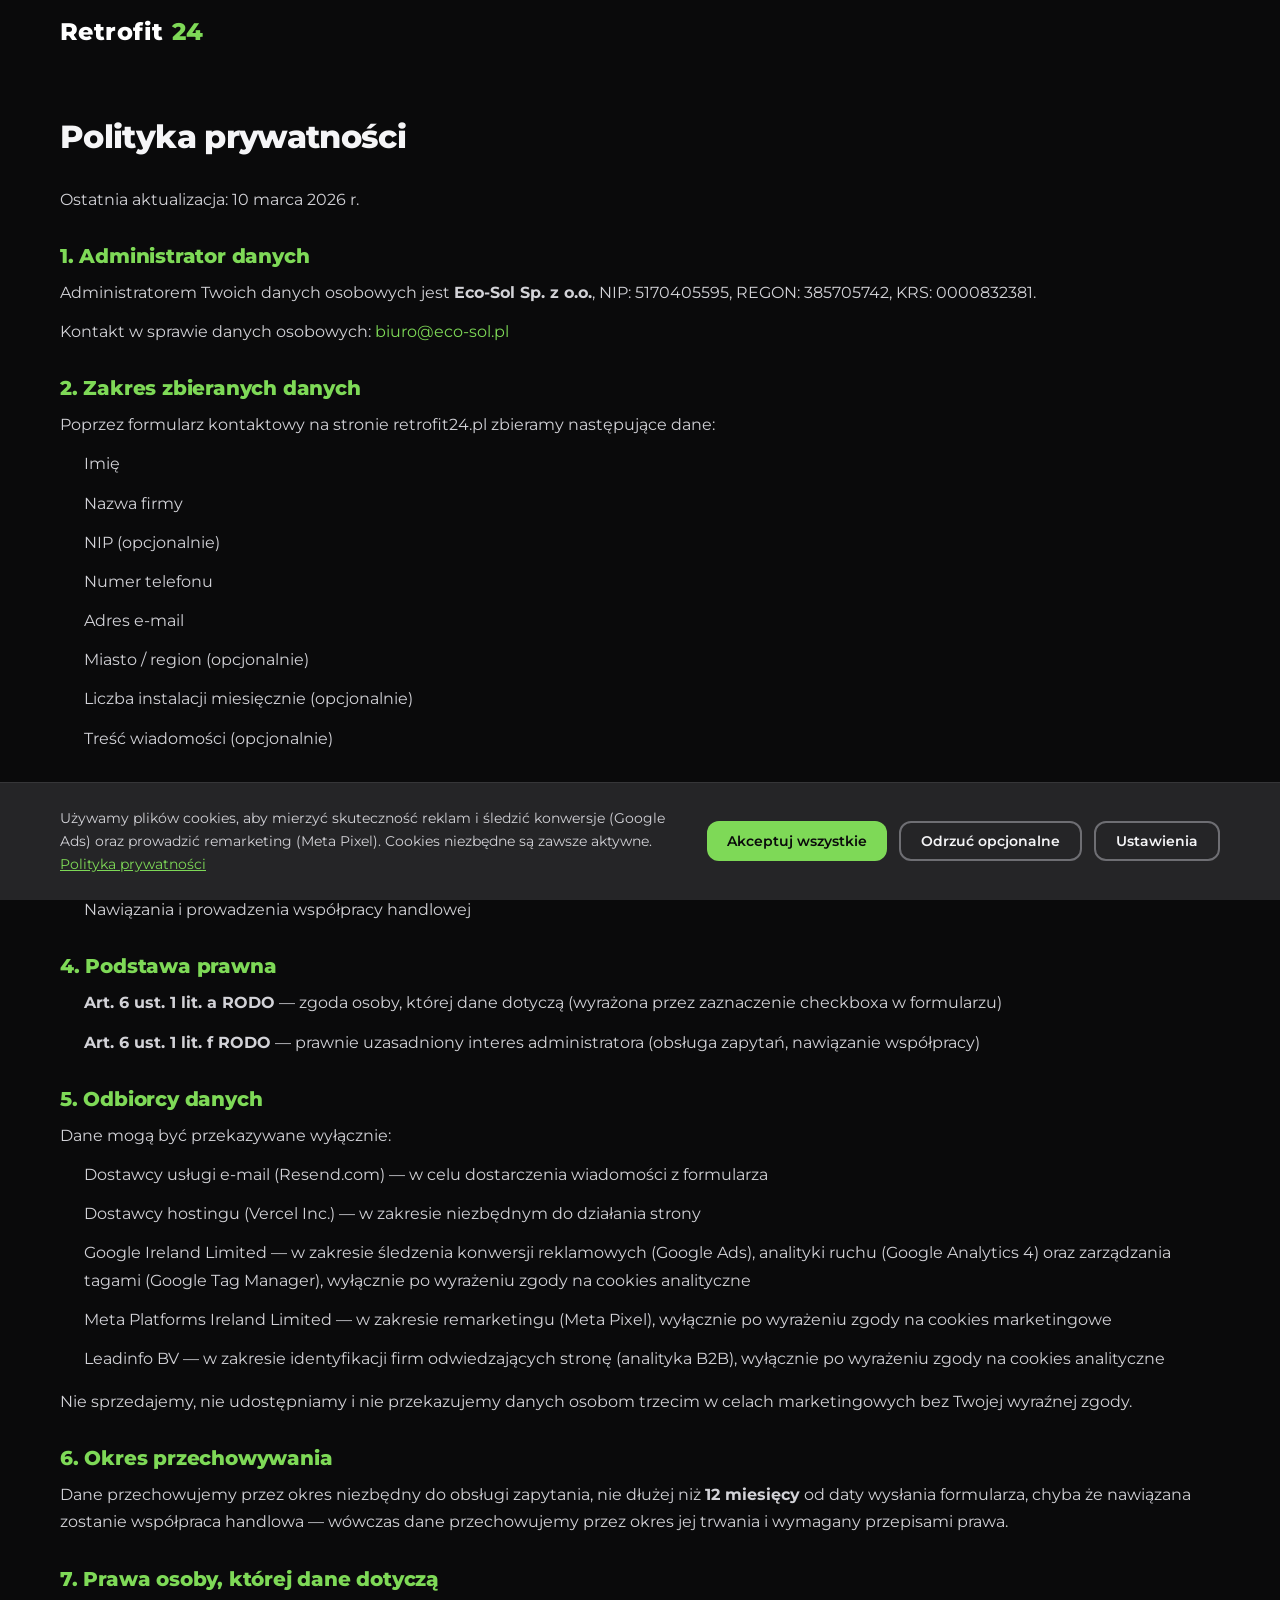
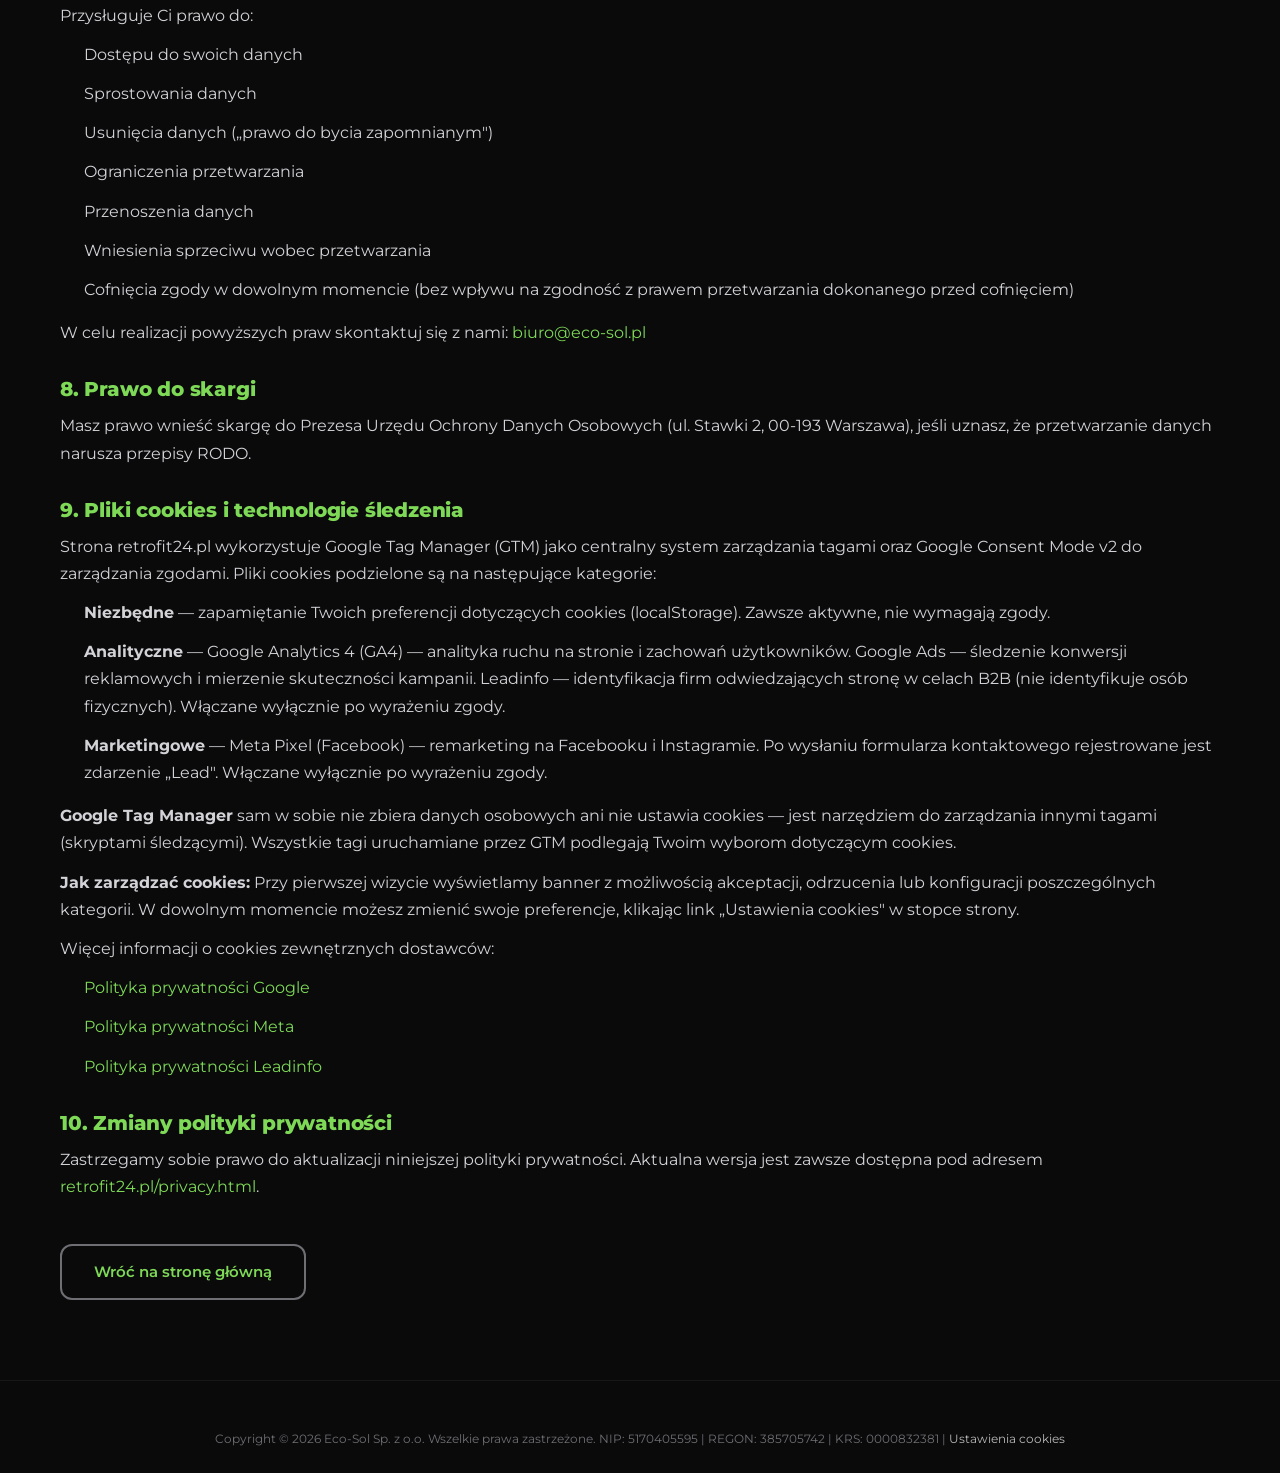
<file: privacy.html>
<!DOCTYPE html>
<html lang="pl">
<head>
  <meta charset="UTF-8">
  <meta name="viewport" content="width=device-width, initial-scale=1.0">
  <title>Polityka prywatności — retrofit24.pl</title>
  <meta name="robots" content="noindex, nofollow">
  <link rel="icon" type="image/svg+xml" href="/favicon.svg">

  <link rel="preconnect" href="https://fonts.googleapis.com">
  <link rel="preconnect" href="https://fonts.gstatic.com" crossorigin>
  <link href="https://fonts.googleapis.com/css2?family=Montserrat:wght@400;600;800&display=swap" rel="stylesheet">
  <link rel="stylesheet" href="css/styles.css">

  <!-- Consent Mode v2 defaults -->
  <script>
  window.dataLayer = window.dataLayer || [];
  function gtag(){dataLayer.push(arguments);}
  gtag('consent', 'default', {
    'ad_storage': 'denied',
    'ad_user_data': 'denied',
    'ad_personalization': 'denied',
    'analytics_storage': 'denied',
    'functionality_storage': 'granted',
    'personalization_storage': 'denied',
    'security_storage': 'granted',
    'wait_for_update': 500
  });
  </script>

  <!-- Google Tag Manager -->
  <script>(function(w,d,s,l,i){w[l]=w[l]||[];w[l].push({'gtm.start':
  new Date().getTime(),event:'gtm.js'});var f=d.getElementsByTagName(s)[0],
  j=d.createElement(s),dl=l!='dataLayer'?'&l='+l:'';j.async=true;j.src=
  'https://www.googletagmanager.com/gtm.js?id='+i+dl;f.parentNode.insertBefore(j,f);
  })(window,document,'script','dataLayer','GTM-NS999GV4');</script>
  <!-- End Google Tag Manager -->

  <style>
    .privacy-page {
      padding: 120px 0 80px;
      min-height: 100vh;
    }
    .privacy-page h1 {
      font-size: 2rem;
      margin-bottom: 2rem;
      color: var(--white);
    }
    .privacy-page h2 {
      font-size: 1.25rem;
      margin-top: 2rem;
      margin-bottom: 0.75rem;
      color: var(--green);
    }
    .privacy-page p,
    .privacy-page li {
      color: var(--gray-200);
      line-height: 1.7;
      margin-bottom: 0.75rem;
    }
    .privacy-page ul {
      padding-left: 1.5rem;
      margin-bottom: 1rem;
    }
    .privacy-page a {
      color: var(--green);
    }
    .privacy-back {
      display: inline-block;
      margin-top: 2rem;
    }
  </style>
</head>
<body>
<!-- Google Tag Manager (noscript) -->
<noscript><iframe src="https://www.googletagmanager.com/ns.html?id=GTM-NS999GV4"
height="0" width="0" style="display:none;visibility:hidden"></iframe></noscript>
<!-- End Google Tag Manager (noscript) -->

<nav class="navbar" role="navigation" aria-label="Nawigacja główna">
  <div class="container">
    <a href="/" class="nav-logo" aria-label="Retrofit 24 — strona główna">
      <svg xmlns="http://www.w3.org/2000/svg" viewBox="0 0 260 40" height="32">
        <text x="0" y="30" font-family="Montserrat, sans-serif" font-weight="800" font-size="30" fill="#ffffff" letter-spacing="0.02em">Retrofit</text>
        <text x="140" y="30" font-family="Montserrat, sans-serif" font-weight="800" font-size="30" fill="#7ed957" letter-spacing="0.02em">24</text>
      </svg>
    </a>
  </div>
</nav>

<section class="privacy-page">
  <div class="container">
    <h1>Polityka prywatności</h1>
    <p>Ostatnia aktualizacja: 10 marca 2026 r.</p>

    <h2>1. Administrator danych</h2>
    <p>Administratorem Twoich danych osobowych jest <strong>Eco-Sol Sp. z o.o.</strong>, NIP: 5170405595, REGON: 385705742, KRS: 0000832381.</p>
    <p>Kontakt w sprawie danych osobowych: <a href="mailto:biuro@eco-sol.pl">biuro@eco-sol.pl</a></p>

    <h2>2. Zakres zbieranych danych</h2>
    <p>Poprzez formularz kontaktowy na stronie retrofit24.pl zbieramy następujące dane:</p>
    <ul>
      <li>Imię</li>
      <li>Nazwa firmy</li>
      <li>NIP (opcjonalnie)</li>
      <li>Numer telefonu</li>
      <li>Adres e-mail</li>
      <li>Miasto / region (opcjonalnie)</li>
      <li>Liczba instalacji miesięcznie (opcjonalnie)</li>
      <li>Treść wiadomości (opcjonalnie)</li>
    </ul>

    <h2>3. Cel przetwarzania danych</h2>
    <p>Dane przetwarzamy wyłącznie w celu:</p>
    <ul>
      <li>Obsługi zapytania partnerskiego — odpowiedzi na wiadomość wysłaną przez formularz kontaktowy</li>
      <li>Nawiązania i prowadzenia współpracy handlowej</li>
    </ul>

    <h2>4. Podstawa prawna</h2>
    <ul>
      <li><strong>Art. 6 ust. 1 lit. a RODO</strong> — zgoda osoby, której dane dotyczą (wyrażona przez zaznaczenie checkboxa w formularzu)</li>
      <li><strong>Art. 6 ust. 1 lit. f RODO</strong> — prawnie uzasadniony interes administratora (obsługa zapytań, nawiązanie współpracy)</li>
    </ul>

    <h2>5. Odbiorcy danych</h2>
    <p>Dane mogą być przekazywane wyłącznie:</p>
    <ul>
      <li>Dostawcy usługi e-mail (Resend.com) — w celu dostarczenia wiadomości z formularza</li>
      <li>Dostawcy hostingu (Vercel Inc.) — w zakresie niezbędnym do działania strony</li>
      <li>Google Ireland Limited — w zakresie śledzenia konwersji reklamowych (Google Ads), analityki ruchu (Google Analytics 4) oraz zarządzania tagami (Google Tag Manager), wyłącznie po wyrażeniu zgody na cookies analityczne</li>
      <li>Meta Platforms Ireland Limited — w zakresie remarketingu (Meta Pixel), wyłącznie po wyrażeniu zgody na cookies marketingowe</li>
      <li>Leadinfo BV — w zakresie identyfikacji firm odwiedzających stronę (analityka B2B), wyłącznie po wyrażeniu zgody na cookies analityczne</li>
    </ul>
    <p>Nie sprzedajemy, nie udostępniamy i nie przekazujemy danych osobom trzecim w celach marketingowych bez Twojej wyraźnej zgody.</p>

    <h2>6. Okres przechowywania</h2>
    <p>Dane przechowujemy przez okres niezbędny do obsługi zapytania, nie dłużej niż <strong>12 miesięcy</strong> od daty wysłania formularza, chyba że nawiązana zostanie współpraca handlowa — wówczas dane przechowujemy przez okres jej trwania i wymagany przepisami prawa.</p>

    <h2>7. Prawa osoby, której dane dotyczą</h2>
    <p>Przysługuje Ci prawo do:</p>
    <ul>
      <li>Dostępu do swoich danych</li>
      <li>Sprostowania danych</li>
      <li>Usunięcia danych („prawo do bycia zapomnianym")</li>
      <li>Ograniczenia przetwarzania</li>
      <li>Przenoszenia danych</li>
      <li>Wniesienia sprzeciwu wobec przetwarzania</li>
      <li>Cofnięcia zgody w dowolnym momencie (bez wpływu na zgodność z prawem przetwarzania dokonanego przed cofnięciem)</li>
    </ul>
    <p>W celu realizacji powyższych praw skontaktuj się z nami: <a href="mailto:biuro@eco-sol.pl">biuro@eco-sol.pl</a></p>

    <h2>8. Prawo do skargi</h2>
    <p>Masz prawo wnieść skargę do Prezesa Urzędu Ochrony Danych Osobowych (ul. Stawki 2, 00-193 Warszawa), jeśli uznasz, że przetwarzanie danych narusza przepisy RODO.</p>

    <h2>9. Pliki cookies i technologie śledzenia</h2>
    <p>Strona retrofit24.pl wykorzystuje Google Tag Manager (GTM) jako centralny system zarządzania tagami oraz Google Consent Mode v2 do zarządzania zgodami. Pliki cookies podzielone są na następujące kategorie:</p>
    <ul>
      <li><strong>Niezbędne</strong> — zapamiętanie Twoich preferencji dotyczących cookies (localStorage). Zawsze aktywne, nie wymagają zgody.</li>
      <li><strong>Analityczne</strong> — Google Analytics 4 (GA4) — analityka ruchu na stronie i zachowań użytkowników. Google Ads — śledzenie konwersji reklamowych i mierzenie skuteczności kampanii. Leadinfo — identyfikacja firm odwiedzających stronę w celach B2B (nie identyfikuje osób fizycznych). Włączane wyłącznie po wyrażeniu zgody.</li>
      <li><strong>Marketingowe</strong> — Meta Pixel (Facebook) — remarketing na Facebooku i Instagramie. Po wysłaniu formularza kontaktowego rejestrowane jest zdarzenie „Lead". Włączane wyłącznie po wyrażeniu zgody.</li>
    </ul>
    <p><strong>Google Tag Manager</strong> sam w sobie nie zbiera danych osobowych ani nie ustawia cookies — jest narzędziem do zarządzania innymi tagami (skryptami śledzącymi). Wszystkie tagi uruchamiane przez GTM podlegają Twoim wyborom dotyczącym cookies.</p>
    <p><strong>Jak zarządzać cookies:</strong> Przy pierwszej wizycie wyświetlamy banner z możliwością akceptacji, odrzucenia lub konfiguracji poszczególnych kategorii. W dowolnym momencie możesz zmienić swoje preferencje, klikając link „Ustawienia cookies" w stopce strony.</p>
    <p>Więcej informacji o cookies zewnętrznych dostawców:</p>
    <ul>
      <li><a href="https://policies.google.com/privacy" target="_blank" rel="noopener">Polityka prywatności Google</a></li>
      <li><a href="https://www.facebook.com/privacy/policy/" target="_blank" rel="noopener">Polityka prywatności Meta</a></li>
      <li><a href="https://www.leadinfo.com/en/privacy/" target="_blank" rel="noopener">Polityka prywatności Leadinfo</a></li>
    </ul>

    <h2>10. Zmiany polityki prywatności</h2>
    <p>Zastrzegamy sobie prawo do aktualizacji niniejszej polityki prywatności. Aktualna wersja jest zawsze dostępna pod adresem <a href="/privacy.html">retrofit24.pl/privacy.html</a>.</p>

    <a href="/" class="btn btn-outline privacy-back">Wróć na stronę główną</a>
  </div>
</section>

<footer class="footer" role="contentinfo">
  <div class="container">
    <div class="footer-bottom">
      <p>Copyright &copy; 2026 Eco-Sol Sp. z o.o. Wszelkie prawa zastrzeżone. NIP: 5170405595 | REGON: 385705742 | KRS: 0000832381 | <a href="#" id="openCookieSettings">Ustawienia cookies</a></p>
    </div>
  </div>
</footer>

<script src="js/cookies.js"></script>
<script>
(function() {
  var nav = document.querySelector('.navbar');
  if (!nav) return;
  window.addEventListener('scroll', function() {
    nav.classList.toggle('scrolled', window.scrollY > 20);
  }, { passive: true });
})();
</script>
</body>
</html>
</file>
<file: css/styles.css>
/* ============================================
   HOME FIT+ — Energy Noir Design System
   retrofit24.pl
   ============================================ */

/* --- Custom Properties --- */
:root {
  --black: #1d1d1f;
  --black-deep: #0a0a0b;
  --black-card: #252527;
  --black-card-hover: #2a2a2d;
  --green: #7ed957;
  --green-dark: #5cb83a;
  --green-glow: rgba(126, 217, 87, 0.3);
  --blue: #005cbb;
  --blue-glow: rgba(0, 92, 187, 0.3);
  --white: #f5f5f7;
  --gray-100: #e8e8ed;
  --gray-200: #d2d2d7;
  --gray-400: #b9b9b9;
  --gray-600: #6e6e73;
  --gray-800: #3a3a3c;

  --font-main: 'Montserrat', sans-serif;
  --fw-regular: 400;
  --fw-semi: 600;
  --fw-bold: 800;

  --radius-sm: 6px;
  --radius-md: 12px;
  --radius-lg: 20px;
  --radius-xl: 28px;

  --shadow-card: 0 4px 24px rgba(0,0,0,0.4);
  --shadow-glow-green: 0 0 40px rgba(126,217,87,0.15);
  --shadow-glow-blue: 0 0 40px rgba(0,92,187,0.15);

  --transition-fast: 0.2s cubic-bezier(0.4, 0, 0.2, 1);
  --transition-medium: 0.4s cubic-bezier(0.4, 0, 0.2, 1);
  --transition-slow: 0.7s cubic-bezier(0.4, 0, 0.2, 1);

  --container-max: 1240px;
  --section-padding: clamp(60px, 10vw, 120px);
}

/* --- Reset & Base --- */
*, *::before, *::after { box-sizing: border-box; margin: 0; padding: 0; }

html {
  scroll-behavior: smooth;
  -webkit-font-smoothing: antialiased;
  -moz-osx-font-smoothing: grayscale;
}

body {
  font-family: var(--font-main);
  font-weight: var(--fw-regular);
  color: var(--white);
  background: var(--black-deep);
  line-height: 1.6;
  overflow-x: hidden;
}

img { max-width: 100%; height: auto; display: block; }
a { color: inherit; text-decoration: none; }
button { font-family: inherit; cursor: pointer; border: none; }
ul, ol { list-style: none; }

.container {
  width: 100%;
  max-width: var(--container-max);
  margin: 0 auto;
  padding: 0 clamp(20px, 4vw, 40px);
}

/* --- Typography --- */
.eyebrow {
  font-size: clamp(0.7rem, 1.2vw, 0.85rem);
  font-weight: var(--fw-semi);
  letter-spacing: 0.2em;
  text-transform: uppercase;
  color: var(--green);
}

h1 {
  font-size: clamp(2.5rem, 6vw, 5rem);
  font-weight: var(--fw-bold);
  line-height: 1.05;
  letter-spacing: -0.02em;
}

h2 {
  font-size: clamp(1.8rem, 4vw, 3rem);
  font-weight: var(--fw-bold);
  line-height: 1.1;
  letter-spacing: -0.01em;
}

h3 {
  font-size: clamp(1.2rem, 2vw, 1.5rem);
  font-weight: var(--fw-semi);
  line-height: 1.25;
}

.text-green { color: var(--green); }
.text-blue { color: var(--blue); }
.text-gray { color: var(--gray-400); }

/* --- Buttons --- */
.btn {
  display: inline-flex;
  align-items: center;
  gap: 8px;
  padding: 14px 32px;
  font-size: 0.95rem;
  font-weight: var(--fw-semi);
  border-radius: var(--radius-md);
  transition: all var(--transition-fast);
  white-space: nowrap;
}

.btn-primary {
  background: var(--green);
  color: var(--black-deep);
  box-shadow: 0 0 0 0 var(--green-glow);
}

.btn-primary:hover {
  background: var(--green-dark);
  box-shadow: 0 0 30px var(--green-glow);
  transform: translateY(-2px);
}

.btn-outline {
  background: transparent;
  color: var(--white);
  border: 2px solid var(--gray-600);
}

.btn-outline:hover {
  border-color: var(--green);
  color: var(--green);
  transform: translateY(-2px);
}

.btn-small {
  padding: 10px 24px;
  font-size: 0.85rem;
}

/* --- Navigation --- */
.navbar {
  position: fixed;
  top: 0;
  left: 0;
  right: 0;
  z-index: 1000;
  padding: 16px 0;
  transition: all var(--transition-medium);
}

.navbar.scrolled {
  background: rgba(10, 10, 11, 0.85);
  backdrop-filter: blur(20px);
  -webkit-backdrop-filter: blur(20px);
  border-bottom: 1px solid rgba(255,255,255,0.06);
  padding: 10px 0;
}

.navbar .container {
  display: flex;
  align-items: center;
  justify-content: space-between;
}

.nav-logo svg {
  height: 32px;
  width: auto;
}

.nav-links {
  display: flex;
  align-items: center;
  gap: 32px;
}

.nav-links a {
  font-size: 0.85rem;
  font-weight: var(--fw-semi);
  color: var(--gray-200);
  transition: color var(--transition-fast);
  position: relative;
}

.nav-links a::after {
  content: '';
  position: absolute;
  bottom: -4px;
  left: 0;
  width: 0;
  height: 2px;
  background: var(--green);
  transition: width var(--transition-fast);
}

.nav-links a:hover { color: var(--white); }
.nav-links a:hover::after { width: 100%; }

.nav-cta {
  padding: 10px 24px !important;
  font-size: 0.85rem !important;
  color: var(--black-deep) !important;
}

.hamburger {
  display: none;
  flex-direction: column;
  gap: 5px;
  background: none;
  padding: 4px;
}

.hamburger span {
  display: block;
  width: 24px;
  height: 2px;
  background: var(--white);
  transition: all var(--transition-fast);
  border-radius: 2px;
}

.hamburger.active span:nth-child(1) { transform: rotate(45deg) translate(5px, 5px); }
.hamburger.active span:nth-child(2) { opacity: 0; }
.hamburger.active span:nth-child(3) { transform: rotate(-45deg) translate(5px, -5px); }

/* --- Mobile Nav --- */
.mobile-nav {
  display: none;
  position: fixed;
  top: 0;
  left: 0;
  right: 0;
  bottom: 0;
  background: rgba(10, 10, 11, 0.97);
  backdrop-filter: blur(20px);
  z-index: 999;
  flex-direction: column;
  align-items: center;
  justify-content: center;
  gap: 28px;
}

.mobile-nav.active { display: flex; }

.mobile-nav a {
  font-size: 1.3rem;
  font-weight: var(--fw-semi);
  color: var(--gray-200);
  transition: color var(--transition-fast);
}

.mobile-nav a:hover { color: var(--green); }
.mobile-nav .btn-primary { color: var(--black-deep) !important; }

/* --- Hero Section --- */
.hero {
  position: relative;
  min-height: 100vh;
  display: flex;
  align-items: center;
  overflow: hidden;
  padding-top: 80px;
}

.hero-canvas {
  position: absolute;
  inset: 0;
  z-index: 0;
}

.hero-canvas canvas {
  width: 100%;
  height: 100%;
}

.hero-overlay {
  position: absolute;
  inset: 0;
  background: radial-gradient(ellipse at 30% 50%, transparent 0%, var(--black-deep) 70%);
  z-index: 1;
}

.hero .container {
  position: relative;
  z-index: 2;
  display: grid;
  grid-template-columns: 1fr 1fr;
  gap: 60px;
  align-items: center;
}

.hero-content { max-width: 600px; }

.hero-eyebrow {
  margin-bottom: 20px;
  opacity: 0;
  transform: translateY(20px);
  animation: fadeUp 0.8s ease forwards 0.2s;
}

.hero h1 {
  margin-bottom: 16px;
  opacity: 0;
  transform: translateY(20px);
  animation: fadeUp 0.8s ease forwards 0.4s;
}

.hero-tagline {
  font-size: clamp(1.2rem, 2.5vw, 1.6rem);
  font-weight: var(--fw-semi);
  color: var(--green);
  margin-bottom: 8px;
  opacity: 0;
  transform: translateY(20px);
  animation: fadeUp 0.8s ease forwards 0.5s;
}

.hero-sub {
  font-size: clamp(1rem, 1.5vw, 1.15rem);
  color: var(--gray-400);
  margin-bottom: 36px;
  opacity: 0;
  transform: translateY(20px);
  animation: fadeUp 0.8s ease forwards 0.6s;
}

.hero-ctas {
  display: flex;
  gap: 16px;
  flex-wrap: wrap;
  opacity: 0;
  transform: translateY(20px);
  animation: fadeUp 0.8s ease forwards 0.7s;
}

.hero-image {
  display: flex;
  justify-content: center;
  align-items: center;
  opacity: 0;
  animation: fadeIn 1s ease forwards 0.6s;
}

.hero-image img {
  max-width: 420px;
  width: 100%;
  filter: drop-shadow(0 0 60px rgba(126,217,87,0.2)) drop-shadow(0 0 120px rgba(0,92,187,0.15));
  animation: heroFloat 4s ease-in-out infinite;
}

@keyframes heroFloat {
  0%, 100% { transform: translateY(0); }
  50% { transform: translateY(-16px); }
}

@keyframes fadeUp {
  to { opacity: 1; transform: translateY(0); }
}

@keyframes fadeIn {
  to { opacity: 1; }
}

/* --- Trust Strip / Stats Bar --- */
.trust-strip {
  position: relative;
  padding: 48px 0;
  background: var(--black);
  border-top: 1px solid rgba(255,255,255,0.06);
  border-bottom: 1px solid rgba(255,255,255,0.06);
}

.stats-grid {
  display: grid;
  grid-template-columns: repeat(4, 1fr);
  gap: 24px;
  text-align: center;
}

.stat-item {
  padding: 16px;
}

.stat-value {
  font-size: clamp(1.8rem, 3.5vw, 2.8rem);
  font-weight: var(--fw-bold);
  color: var(--green);
  line-height: 1;
  margin-bottom: 6px;
}

.stat-label {
  font-size: 0.85rem;
  color: var(--gray-400);
  font-weight: var(--fw-semi);
}

.polski-producent-logo {
  height: 36px;
  width: auto;
  object-fit: contain;
  filter: brightness(0.95);
}

.polski-producent-logo--nav {
  height: 24px;
  margin-left: 12px;
}

.polski-producent-logo--footer {
  height: 28px;
}

.polski-producent-logo--mobile-nav {
  height: 22px;
  margin-top: 16px;
  align-self: center;
  opacity: 0.8;
}

/* --- Section Common --- */
.section {
  padding: var(--section-padding) 0;
}

.section-header {
  text-align: center;
  max-width: 700px;
  margin: 0 auto 60px;
}

.section-header .eyebrow {
  margin-bottom: 12px;
}

.section-header p {
  color: var(--gray-400);
  margin-top: 16px;
  font-size: 1.05rem;
}

/* --- Context Intro (before benefits) --- */
.context-intro {
  padding: var(--section-padding) 0 40px;
  background: var(--black-deep);
}

.context-cards {
  display: grid;
  grid-template-columns: repeat(3, 1fr);
  gap: 24px;
}

.context-card {
  background: var(--black-card);
  border-radius: var(--radius-md);
  padding: 32px;
  border: 1px solid rgba(255,255,255,0.06);
  position: relative;
  overflow: hidden;
}

.context-card::before {
  content: '';
  position: absolute;
  top: 0;
  left: 0;
  right: 0;
  height: 3px;
  background: linear-gradient(90deg, var(--green), var(--blue));
  opacity: 0.6;
}

.context-card-icon {
  width: 48px;
  height: 48px;
  border-radius: var(--radius-sm);
  background: rgba(126,217,87,0.1);
  display: flex;
  align-items: center;
  justify-content: center;
  margin-bottom: 16px;
}

.context-card-icon svg {
  width: 24px;
  height: 24px;
  stroke: var(--green);
  fill: none;
  stroke-width: 2;
  stroke-linecap: round;
  stroke-linejoin: round;
}

.context-card h3 {
  font-size: 1.05rem;
  margin-bottom: 10px;
}

.context-card p {
  font-size: 0.9rem;
  color: var(--gray-400);
  line-height: 1.6;
}

/* --- Product Explainer (Co to jest / Jak działa) --- */
.product-explainer {
  background: var(--black-deep);
  padding-bottom: 40px;
}

.explainer-definition {
  max-width: 780px;
  margin: 0 auto 48px;
  padding: 28px 32px;
  background: var(--black-card);
  border-left: 4px solid var(--green);
  border-radius: var(--radius-md);
  border-top: 1px solid rgba(255,255,255,0.04);
  border-right: 1px solid rgba(255,255,255,0.04);
  border-bottom: 1px solid rgba(255,255,255,0.04);
}

.explainer-definition p {
  font-size: 1.05rem;
  color: var(--gray-200);
  line-height: 1.7;
  text-align: center;
}

.explainer-definition strong {
  color: var(--green);
}

.explainer-how-header {
  text-align: center;
  margin-bottom: 36px;
}

.explainer-how-header h3 {
  font-size: clamp(1.3rem, 2.5vw, 1.8rem);
  font-weight: var(--fw-bold);
}

.explainer-steps {
  display: grid;
  grid-template-columns: repeat(3, 1fr);
  gap: 24px;
}

.explainer-step {
  background: var(--black-card);
  border-radius: var(--radius-lg);
  padding: 32px 28px;
  text-align: center;
  border: 1px solid rgba(255,255,255,0.04);
  transition: all var(--transition-medium);
}

.explainer-step:hover {
  background: var(--black-card-hover);
  box-shadow: var(--shadow-glow-green);
  transform: translateY(-4px);
}

.explainer-step-number {
  width: 48px;
  height: 48px;
  border-radius: 50%;
  border: 3px solid var(--green);
  display: flex;
  align-items: center;
  justify-content: center;
  margin: 0 auto 20px;
  font-size: 1.2rem;
  font-weight: var(--fw-bold);
  color: var(--green);
  box-shadow: 0 0 20px rgba(126,217,87,0.12);
}

.explainer-step h4 {
  font-size: 1.05rem;
  font-weight: var(--fw-semi);
  margin-bottom: 10px;
}

.explainer-step p {
  font-size: 0.9rem;
  color: var(--gray-400);
  line-height: 1.6;
}

/* --- Benefits Section --- */
.benefits {
  background: var(--black-deep);
  padding-bottom: var(--section-padding);
}

.benefits-grid {
  display: grid;
  grid-template-columns: repeat(2, 1fr);
  gap: 24px;
}

.benefit-card {
  background: var(--black-card);
  border-radius: var(--radius-lg);
  padding: 36px;
  border-left: 4px solid var(--green);
  border-top: 1px solid rgba(255,255,255,0.04);
  border-right: 1px solid rgba(255,255,255,0.04);
  border-bottom: 1px solid rgba(255,255,255,0.04);
  transition: all var(--transition-medium);
  position: relative;
  overflow: hidden;
  opacity: 0;
  transform: translateY(30px);
}

.benefit-card.visible {
  opacity: 1;
  transform: translateY(0);
}

.benefit-card:hover {
  background: var(--black-card-hover);
  box-shadow: var(--shadow-glow-green);
  transform: translateY(-4px);
}

.benefit-card.visible:hover {
  transform: translateY(-4px);
}

.benefit-icon {
  width: 56px;
  height: 56px;
  border-radius: var(--radius-md);
  background: rgba(126,217,87,0.08);
  display: flex;
  align-items: center;
  justify-content: center;
  margin-bottom: 20px;
}

.benefit-icon svg {
  width: 28px;
  height: 28px;
  stroke: var(--green);
  fill: none;
  stroke-width: 2;
  stroke-linecap: round;
  stroke-linejoin: round;
}

.benefit-card h3 {
  margin-bottom: 12px;
  font-size: 1.2rem;
}

.benefit-card p {
  color: var(--gray-400);
  font-size: 0.95rem;
  line-height: 1.7;
}

.benefit-card .benefit-highlight {
  margin-top: 16px;
  padding: 16px;
  background: rgba(126,217,87,0.06);
  border-radius: var(--radius-sm);
  border: 1px solid rgba(126,217,87,0.12);
  font-weight: var(--fw-semi);
  color: var(--green);
  font-size: 0.95rem;
}

/* Standby Calculation Card */
.calc-card {
  margin-top: 20px;
  background: rgba(0, 92, 187, 0.06);
  border: 1px solid rgba(0, 92, 187, 0.15);
  border-radius: var(--radius-md);
  padding: 20px;
}

.calc-card h4 {
  font-size: 0.85rem;
  font-weight: var(--fw-semi);
  color: var(--blue);
  text-transform: uppercase;
  letter-spacing: 0.1em;
  margin-bottom: 12px;
  filter: brightness(1.6);
}

.calc-row {
  display: flex;
  justify-content: space-between;
  padding: 6px 0;
  font-size: 0.9rem;
  color: var(--gray-200);
}

.calc-row.total {
  border-top: 1px solid rgba(126,217,87,0.2);
  margin-top: 8px;
  padding-top: 12px;
  font-weight: var(--fw-bold);
  color: var(--green);
  font-size: 1.05rem;
}

/* --- Comparison Table --- */
.comparison {
  background: var(--black);
  overflow-x: auto;
}

.comparison-table-wrapper {
  overflow-x: auto;
  -webkit-overflow-scrolling: touch;
  border-radius: var(--radius-lg);
  border: 1px solid rgba(255,255,255,0.06);
}

.comparison table {
  width: 100%;
  border-collapse: collapse;
  min-width: 700px;
}

.comparison th,
.comparison td {
  padding: 14px 20px;
  text-align: left;
  border-bottom: 1px solid rgba(255,255,255,0.06);
  font-size: 0.9rem;
}

.comparison thead th {
  background: var(--black-card);
  font-weight: var(--fw-bold);
  font-size: 0.85rem;
  text-transform: uppercase;
  letter-spacing: 0.05em;
  color: var(--gray-200);
}

.comparison thead th:first-child {
  border-radius: var(--radius-lg) 0 0 0;
}

.comparison thead th:last-child {
  border-radius: 0 var(--radius-lg) 0 0;
}

.comparison th.col-retrofit {
  color: var(--green);
}

.comparison th.col-hybrid {
  color: var(--gray-400);
}

.comparison tbody tr {
  transition: background var(--transition-fast);
}

.comparison tbody tr:hover {
  background: rgba(126,217,87,0.03);
}

.comparison .row-category td {
  background: rgba(126,217,87,0.05);
  font-weight: var(--fw-bold);
  font-size: 0.8rem;
  text-transform: uppercase;
  letter-spacing: 0.08em;
  color: var(--green);
  border-bottom: 2px solid rgba(126,217,87,0.15);
}

.comparison .row-highlight td {
  background: rgba(126,217,87,0.08);
  font-weight: var(--fw-bold);
  color: var(--green);
}

.comparison .row-total td {
  font-weight: var(--fw-bold);
  font-size: 1rem;
}

.comparison-callout {
  margin-top: 32px;
  padding: 28px;
  background: linear-gradient(135deg, rgba(126,217,87,0.08), rgba(0,92,187,0.08));
  border: 1px solid rgba(126,217,87,0.15);
  border-radius: var(--radius-lg);
  text-align: center;
}

.comparison-callout p {
  font-size: 1.2rem;
  font-weight: var(--fw-bold);
  margin-bottom: 8px;
}

.comparison-callout .sub {
  font-size: 0.95rem;
  color: var(--gray-400);
  font-weight: var(--fw-regular);
}

.comparison-cta {
  text-align: center;
  margin-top: 32px;
}

/* --- How It Works --- */
.how-it-works {
  background: var(--black-deep);
}

.steps-grid {
  display: grid;
  grid-template-columns: repeat(3, 1fr);
  gap: 32px;
  position: relative;
}

.steps-grid::before {
  content: '';
  position: absolute;
  top: 52px;
  left: calc(16.66% + 16px);
  right: calc(16.66% + 16px);
  height: 3px;
  background: linear-gradient(90deg, var(--green), var(--blue), var(--green));
  border-radius: 2px;
  opacity: 0.4;
}

.step-card {
  text-align: center;
  position: relative;
  z-index: 1;
}

.step-number {
  width: 64px;
  height: 64px;
  border-radius: 50%;
  background: var(--black-card);
  border: 3px solid var(--green);
  display: flex;
  align-items: center;
  justify-content: center;
  margin: 0 auto 24px;
  font-size: 1.3rem;
  font-weight: var(--fw-bold);
  color: var(--green);
  box-shadow: 0 0 24px rgba(126,217,87,0.15);
}

.step-icon {
  margin-bottom: 8px;
}

.step-icon svg {
  width: 32px;
  height: 32px;
  stroke: var(--green);
  fill: none;
  stroke-width: 1.5;
  stroke-linecap: round;
  stroke-linejoin: round;
}

.step-card h3 {
  margin-bottom: 10px;
  font-size: 1.15rem;
}

.step-card p {
  color: var(--gray-400);
  font-size: 0.9rem;
  max-width: 280px;
  margin: 0 auto;
}

/* --- Product Showcase --- */
.product-showcase {
  background: var(--black);
  overflow: hidden;
}

.product-grid {
  display: grid;
  grid-template-columns: 1fr 1fr;
  gap: 60px;
  align-items: center;
}

.product-image {
  position: relative;
}

.product-image img {
  border-radius: var(--radius-lg);
  box-shadow: var(--shadow-card);
}

.product-image::after {
  content: '';
  position: absolute;
  inset: -20px;
  background: radial-gradient(ellipse at center, rgba(126,217,87,0.08), transparent 70%);
  z-index: -1;
  border-radius: var(--radius-xl);
}

.specs-grid {
  display: grid;
  grid-template-columns: 1fr 1fr;
  gap: 16px;
}

.spec-item {
  background: var(--black-card);
  border-radius: var(--radius-md);
  padding: 20px;
  border: 1px solid rgba(255,255,255,0.04);
}

.spec-value {
  font-size: 1.3rem;
  font-weight: var(--fw-bold);
  color: var(--green);
  margin-bottom: 4px;
}

.spec-label {
  font-size: 0.8rem;
  color: var(--gray-400);
  text-transform: uppercase;
  letter-spacing: 0.05em;
}

.modularity-note {
  margin-top: 24px;
  padding: 20px;
  background: rgba(126,217,87,0.05);
  border: 1px solid rgba(126,217,87,0.12);
  border-radius: var(--radius-md);
}

.modularity-note p {
  font-size: 0.9rem;
  color: var(--gray-200);
  line-height: 1.6;
}

.modularity-note strong {
  color: var(--green);
}

/* --- Mobile App Section --- */
.mobile-app {
  background: var(--black-deep);
  text-align: center;
}

.app-visual {
  max-width: 800px;
  margin: 0 auto 40px;
}

.app-visual img {
  width: 100%;
  border-radius: var(--radius-lg);
}

.app-features {
  display: grid;
  grid-template-columns: repeat(4, 1fr);
  gap: 20px;
  max-width: 900px;
  margin: 0 auto;
}

.app-feature {
  padding: 20px;
  background: var(--black-card);
  border-radius: var(--radius-md);
  border: 1px solid rgba(255,255,255,0.04);
}

.app-feature svg {
  width: 28px;
  height: 28px;
  stroke: var(--green);
  fill: none;
  stroke-width: 2;
  stroke-linecap: round;
  stroke-linejoin: round;
  margin-bottom: 10px;
}

.app-feature h4 {
  font-size: 0.85rem;
  font-weight: var(--fw-semi);
  margin-bottom: 4px;
}

.app-feature p {
  font-size: 0.78rem;
  color: var(--gray-400);
}

.app-tagline {
  margin-top: 40px;
  font-size: clamp(1rem, 2vw, 1.4rem);
  font-weight: var(--fw-bold);
  letter-spacing: 0.15em;
  color: var(--green);
}

/* --- Service Area (Map) --- */
.service-area {
  background: var(--black);
}

.map-container {
  position: relative;
  max-width: 800px;
  margin: 0 auto;
}

.map-svg {
  width: 100%;
  height: auto;
}

/* City dot pulse */
.city-dot {
  animation: cityPulse 2.5s ease-in-out infinite;
}

@keyframes cityPulse {
  0%, 100% { r: 5; opacity: 1; }
  50% { r: 8; opacity: 0.7; }
}

/* Outer ring expanding pulse */
.city-pulse {
  animation: ringPulse 3s ease-out infinite;
}

@keyframes ringPulse {
  0% { r: 14; opacity: 0.3; }
  70% { r: 22; opacity: 0; }
  100% { r: 22; opacity: 0; }
}

/* Staggered animation delays for city groups */
.map-city { opacity: 0; animation: mapCityIn 0.6s ease-out forwards; }
.map-city:nth-child(7) { animation-delay: 0.1s; }
.map-city:nth-child(8) { animation-delay: 0.25s; }
.map-city:nth-child(9) { animation-delay: 0.4s; }
.map-city:nth-child(10) { animation-delay: 0.55s; }
.map-city:nth-child(11) { animation-delay: 0.7s; }
.map-city:nth-child(12) { animation-delay: 0.9s; }

@keyframes mapCityIn {
  from { opacity: 0; transform: scale(0.5); }
  to { opacity: 1; transform: scale(1); }
}

/* HQ city stronger pulse */
.map-city-hq .city-dot {
  animation: hqPulse 2s ease-in-out infinite;
}

@keyframes hqPulse {
  0%, 100% { r: 7; opacity: 1; }
  50% { r: 10; opacity: 0.8; }
}

.map-city-hq .city-pulse {
  animation: hqRingPulse 2.5s ease-out infinite;
}

@keyframes hqRingPulse {
  0% { r: 18; opacity: 0.35; }
  70% { r: 30; opacity: 0; }
  100% { r: 30; opacity: 0; }
}

/* Connection line dash animation */
.map-line {
  stroke-dashoffset: 0;
  animation: lineDash 20s linear infinite;
}

@keyframes lineDash {
  to { stroke-dashoffset: -200; }
}

.cities-grid {
  display: grid;
  grid-template-columns: repeat(auto-fit, minmax(150px, 1fr));
  gap: 16px;
  margin-top: 40px;
}

.city-tag {
  display: flex;
  align-items: center;
  gap: 8px;
  padding: 12px 16px;
  background: var(--black-card);
  border-radius: var(--radius-sm);
  font-size: 0.9rem;
  font-weight: var(--fw-semi);
  border: 1px solid rgba(255,255,255,0.04);
  transition: border-color 0.3s, background 0.3s;
}

.city-tag:hover {
  border-color: rgba(126,217,87,0.2);
  background: rgba(126,217,87,0.04);
}

.city-tag::before {
  content: '';
  width: 8px;
  height: 8px;
  border-radius: 50%;
  background: var(--green);
  box-shadow: 0 0 8px var(--green-glow);
  flex-shrink: 0;
}

/* --- FAQ --- */
.faq {
  background: var(--black-deep);
}

.faq-list {
  max-width: 800px;
  margin: 0 auto;
}

.faq-item {
  border-bottom: 1px solid rgba(255,255,255,0.06);
}

.faq-question {
  width: 100%;
  display: flex;
  align-items: center;
  justify-content: space-between;
  padding: 22px 0;
  background: none;
  color: var(--white);
  font-size: 1rem;
  font-weight: var(--fw-semi);
  text-align: left;
  transition: color var(--transition-fast);
  gap: 16px;
}

.faq-question:hover { color: var(--green); }

.faq-icon {
  width: 24px;
  height: 24px;
  flex-shrink: 0;
  position: relative;
  transition: transform var(--transition-fast);
}

.faq-icon::before,
.faq-icon::after {
  content: '';
  position: absolute;
  background: var(--green);
  border-radius: 2px;
  transition: transform var(--transition-fast);
}

.faq-icon::before {
  width: 16px;
  height: 2px;
  top: 50%;
  left: 50%;
  transform: translate(-50%, -50%);
}

.faq-icon::after {
  width: 2px;
  height: 16px;
  top: 50%;
  left: 50%;
  transform: translate(-50%, -50%);
}

.faq-item.active .faq-icon::after {
  transform: translate(-50%, -50%) rotate(90deg);
}

.faq-answer {
  max-height: 0;
  overflow: hidden;
  transition: max-height var(--transition-medium);
}

.faq-answer-inner {
  padding: 0 0 22px;
  color: var(--gray-400);
  font-size: 0.95rem;
  line-height: 1.7;
}

/* --- Contact Form --- */
.contact {
  background: var(--black);
  position: relative;
}

.contact::before {
  content: '';
  position: absolute;
  top: 0;
  left: 0;
  right: 0;
  height: 1px;
  background: linear-gradient(90deg, transparent, var(--green), transparent);
  opacity: 0.3;
}

.contact-grid {
  display: grid;
  grid-template-columns: 1.2fr 0.8fr;
  gap: 60px;
}

.form-grid {
  display: grid;
  grid-template-columns: 1fr 1fr;
  gap: 16px;
}

.form-group {
  display: flex;
  flex-direction: column;
}

.form-group.full-width {
  grid-column: 1 / -1;
}

.form-group label {
  font-size: 0.8rem;
  font-weight: var(--fw-semi);
  color: var(--gray-200);
  margin-bottom: 6px;
  text-transform: uppercase;
  letter-spacing: 0.05em;
}

.form-group input,
.form-group select,
.form-group textarea {
  padding: 12px 16px;
  background: var(--black-deep);
  border: 1px solid rgba(255,255,255,0.1);
  border-radius: var(--radius-sm);
  color: var(--white);
  font-family: var(--font-main);
  font-size: 0.95rem;
  transition: border-color var(--transition-fast);
  outline: none;
}

.form-group input:focus,
.form-group select:focus,
.form-group textarea:focus {
  border-color: var(--green);
  box-shadow: 0 0 0 3px rgba(126,217,87,0.1);
}

.form-group textarea {
  min-height: 100px;
  resize: vertical;
}

.form-group select {
  appearance: none;
  background-image: url("data:image/svg+xml,%3Csvg xmlns='http://www.w3.org/2000/svg' width='12' height='12' fill='%2386868b' viewBox='0 0 16 16'%3E%3Cpath d='M8 11L3 6h10z'/%3E%3C/svg%3E");
  background-repeat: no-repeat;
  background-position: right 16px center;
  padding-right: 40px;
}

.form-group input::placeholder,
.form-group textarea::placeholder {
  color: var(--gray-600);
}

.form-group.invalid input,
.form-group.invalid select,
.form-group.invalid textarea {
  border-color: #e74c3c;
}

.form-group .error-msg {
  font-size: 0.75rem;
  color: #e74c3c;
  margin-top: 4px;
  display: none;
}

.form-group.invalid .error-msg {
  display: block;
}

.checkbox-group {
  display: flex;
  align-items: flex-start;
  gap: 10px;
  grid-column: 1 / -1;
}

.checkbox-group input[type="checkbox"] {
  width: 18px;
  height: 18px;
  margin-top: 2px;
  accent-color: var(--green);
  flex-shrink: 0;
}

.checkbox-group label {
  font-size: 0.78rem;
  color: var(--gray-400);
  line-height: 1.5;
  text-transform: none;
  letter-spacing: 0;
}

.ohnohoney {
  position: absolute;
  left: -9999px;
  opacity: 0;
  height: 0;
  width: 0;
  overflow: hidden;
}

.form-submit {
  grid-column: 1 / -1;
  margin-top: 8px;
}

.form-submit .btn {
  width: 100%;
  justify-content: center;
  padding: 16px;
  font-size: 1rem;
}

.form-status {
  grid-column: 1 / -1;
  padding: 12px 16px;
  border-radius: var(--radius-sm);
  font-size: 0.9rem;
  display: none;
}

.form-status.success {
  display: block;
  background: rgba(126,217,87,0.1);
  border: 1px solid rgba(126,217,87,0.3);
  color: var(--green);
}

.form-status.error {
  display: block;
  background: rgba(231,76,60,0.1);
  border: 1px solid rgba(231,76,60,0.3);
  color: #e74c3c;
}

.contact-info {
  padding-top: 20px;
}

.contact-info h3 {
  font-size: 1.1rem;
  margin-bottom: 24px;
}

.contact-detail {
  display: flex;
  align-items: center;
  gap: 12px;
  padding: 14px 0;
  border-bottom: 1px solid rgba(255,255,255,0.06);
}

.contact-detail svg {
  width: 20px;
  height: 20px;
  stroke: var(--green);
  fill: none;
  stroke-width: 2;
  stroke-linecap: round;
  stroke-linejoin: round;
  flex-shrink: 0;
}

.contact-detail a {
  color: var(--gray-200);
  transition: color var(--transition-fast);
}

.contact-detail a:hover { color: var(--green); }

.contact-detail span {
  color: var(--gray-200);
  font-size: 0.9rem;
}

.company-data {
  margin-top: 28px;
  padding: 20px;
  background: var(--black-deep);
  border-radius: var(--radius-md);
  border: 1px solid rgba(255,255,255,0.04);
}

.company-data h4 {
  font-size: 0.8rem;
  text-transform: uppercase;
  letter-spacing: 0.08em;
  color: var(--gray-400);
  margin-bottom: 12px;
}

.company-data p {
  font-size: 0.85rem;
  color: var(--gray-400);
  line-height: 1.7;
}

/* --- Footer --- */
.footer {
  background: var(--black-deep);
  padding: 48px 0 24px;
  border-top: 1px solid rgba(255,255,255,0.06);
}

.footer-grid {
  display: grid;
  grid-template-columns: auto 1fr auto;
  gap: 40px;
  align-items: start;
  margin-bottom: 36px;
}

.footer-logo svg {
  height: 28px;
  width: auto;
}

.footer-links {
  display: flex;
  gap: 24px;
  flex-wrap: wrap;
  justify-content: center;
}

.footer-links a {
  font-size: 0.85rem;
  color: var(--gray-400);
  transition: color var(--transition-fast);
}

.footer-links a:hover { color: var(--green); }

.footer-contact {
  text-align: right;
}

.footer-contact a {
  display: block;
  font-size: 0.85rem;
  color: var(--gray-400);
  transition: color var(--transition-fast);
  margin-bottom: 4px;
}

.footer-contact a:hover { color: var(--green); }

.footer-brand {
  display: flex;
  align-items: center;
  gap: 12px;
}

.footer-bottom {
  text-align: center;
  font-size: 0.78rem;
  color: var(--gray-600);
}

.footer-bottom a {
  color: var(--gray-400);
  transition: color var(--transition-fast);
}

.footer-bottom a:hover {
  color: var(--green);
}

/* --- Scroll Animations --- */
.reveal {
  opacity: 0;
  transform: translateY(30px);
  transition: all 0.8s cubic-bezier(0.4, 0, 0.2, 1);
}

.reveal.visible {
  opacity: 1;
  transform: translateY(0);
}

.reveal-delay-1 { transition-delay: 0.1s; }
.reveal-delay-2 { transition-delay: 0.2s; }
.reveal-delay-3 { transition-delay: 0.3s; }
.reveal-delay-4 { transition-delay: 0.4s; }

/* --- Counter Animation --- */
.counting { transition: none; }

/* === RESPONSIVE === */

@media (max-width: 1024px) {
  .hero .container {
    grid-template-columns: 1fr;
    text-align: center;
  }

  .hero-content { max-width: 100%; }

  .hero-ctas { justify-content: center; }

  .hero-image img { max-width: 320px; }

  .benefits-grid { grid-template-columns: 1fr; }

  .product-grid {
    grid-template-columns: 1fr;
    gap: 40px;
  }

  .product-image { order: -1; }

  .contact-grid {
    grid-template-columns: 1fr;
  }

  .footer-grid {
    grid-template-columns: 1fr;
    text-align: center;
  }

  .footer-brand { justify-self: center; }
  .footer-logo { justify-self: center; }

  .footer-links { justify-content: center; }
  .footer-contact { text-align: center; }
}

@media (max-width: 768px) {
  .nav-links { display: none; }
  .hamburger { display: flex; }
  .polski-producent-logo--nav { height: 20px; margin-left: 8px; }

  .stats-grid {
    grid-template-columns: repeat(2, 1fr);
    gap: 16px;
  }

  .context-cards { grid-template-columns: 1fr; }

  .explainer-steps { grid-template-columns: 1fr; }

  .explainer-definition p { padding: 0; }

  .steps-grid {
    grid-template-columns: 1fr;
    gap: 40px;
  }

  .steps-grid::before { display: none; }

  .app-features {
    grid-template-columns: repeat(2, 1fr);
  }

  .form-grid {
    grid-template-columns: 1fr;
  }

  .comparison table { min-width: 600px; }
}

@media (max-width: 480px) {
  .stats-grid { grid-template-columns: 1fr; }

  .app-features { grid-template-columns: 1fr; }

  .hero-ctas {
    flex-direction: column;
    align-items: center;
  }

  .hero-ctas .btn { width: 100%; justify-content: center; }

  .cities-grid { grid-template-columns: 1fr 1fr; }
}

/* --- Loading Spinner for Form --- */
.spinner {
  display: inline-block;
  width: 20px;
  height: 20px;
  border: 2px solid transparent;
  border-top-color: currentColor;
  border-radius: 50%;
  animation: spin 0.6s linear infinite;
}

@keyframes spin {
  to { transform: rotate(360deg); }
}

/* --- Print --- */
@media print {
  .navbar, .hero-canvas, .mobile-nav { display: none; }
  body { background: white; color: black; }
  .section { padding: 20px 0; }
}

/* === Cookie Consent === */
.cookie-banner {
  position: fixed;
  bottom: 0;
  left: 0;
  right: 0;
  z-index: 9999;
  background: var(--black-card);
  border-top: 1px solid rgba(255,255,255,0.08);
  padding: 24px 0;
  transform: translateY(100%);
  opacity: 0;
  transition: transform var(--transition-medium), opacity var(--transition-medium);
}

.cookie-banner.visible {
  transform: translateY(0);
  opacity: 1;
}

.cookie-banner__content {
  display: flex;
  align-items: center;
  gap: 24px;
}

.cookie-banner__text {
  flex: 1;
  font-size: 0.9rem;
  color: var(--gray-200);
  line-height: 1.6;
}

.cookie-banner__text a {
  color: var(--green);
  text-decoration: underline;
}

.cookie-banner__buttons {
  display: flex;
  gap: 12px;
  flex-shrink: 0;
}

.cookie-banner__buttons .btn {
  padding: 10px 20px;
  font-size: 0.85rem;
}

/* Cookie Modal */
.cookie-modal-overlay {
  position: fixed;
  inset: 0;
  z-index: 10000;
  background: rgba(0,0,0,0.6);
  backdrop-filter: blur(8px);
  -webkit-backdrop-filter: blur(8px);
  display: flex;
  align-items: center;
  justify-content: center;
  opacity: 0;
  visibility: hidden;
  transition: opacity var(--transition-fast), visibility var(--transition-fast);
}

.cookie-modal-overlay.visible {
  opacity: 1;
  visibility: visible;
}

.cookie-modal {
  background: var(--black-card);
  border-radius: var(--radius-lg);
  border: 1px solid rgba(255,255,255,0.08);
  max-width: 520px;
  width: calc(100% - 32px);
  max-height: 90vh;
  overflow-y: auto;
  padding: 32px;
  box-shadow: var(--shadow-card);
}

.cookie-modal h3 {
  font-size: 1.2rem;
  margin-bottom: 8px;
}

.cookie-modal__desc {
  font-size: 0.85rem;
  color: var(--gray-400);
  margin-bottom: 24px;
  line-height: 1.6;
}

.cookie-modal__category {
  display: flex;
  align-items: center;
  justify-content: space-between;
  padding: 16px 0;
  border-bottom: 1px solid rgba(255,255,255,0.06);
}

.cookie-modal__category:first-of-type {
  border-top: 1px solid rgba(255,255,255,0.06);
}

.cookie-modal__cat-info h4 {
  font-size: 0.95rem;
  font-weight: var(--fw-semi);
  margin-bottom: 4px;
}

.cookie-modal__cat-info p {
  font-size: 0.8rem;
  color: var(--gray-400);
  line-height: 1.5;
}

.cookie-modal__badge {
  font-size: 0.7rem;
  font-weight: var(--fw-semi);
  color: var(--green);
  background: rgba(126,217,87,0.1);
  padding: 4px 10px;
  border-radius: var(--radius-sm);
  white-space: nowrap;
}

/* Toggle Switch */
.toggle-switch {
  position: relative;
  width: 44px;
  height: 24px;
  flex-shrink: 0;
}

.toggle-switch input {
  opacity: 0;
  width: 0;
  height: 0;
  position: absolute;
}

.toggle-switch__slider {
  position: absolute;
  inset: 0;
  background: var(--gray-800);
  border-radius: 12px;
  cursor: pointer;
  transition: background var(--transition-fast);
}

.toggle-switch__slider::before {
  content: '';
  position: absolute;
  width: 18px;
  height: 18px;
  border-radius: 50%;
  background: var(--white);
  top: 3px;
  left: 3px;
  transition: transform var(--transition-fast);
}

.toggle-switch input:checked + .toggle-switch__slider {
  background: var(--green);
}

.toggle-switch input:checked + .toggle-switch__slider::before {
  transform: translateX(20px);
}

.toggle-switch input:disabled + .toggle-switch__slider {
  opacity: 0.5;
  cursor: not-allowed;
}

.cookie-modal__save {
  margin-top: 24px;
  width: 100%;
  justify-content: center;
}

@media (max-width: 768px) {
  .cookie-banner__content {
    flex-direction: column;
    align-items: stretch;
    text-align: center;
  }

  .cookie-banner__buttons {
    flex-direction: column;
  }

  .cookie-banner__buttons .btn {
    width: 100%;
    justify-content: center;
  }
}
</file>
